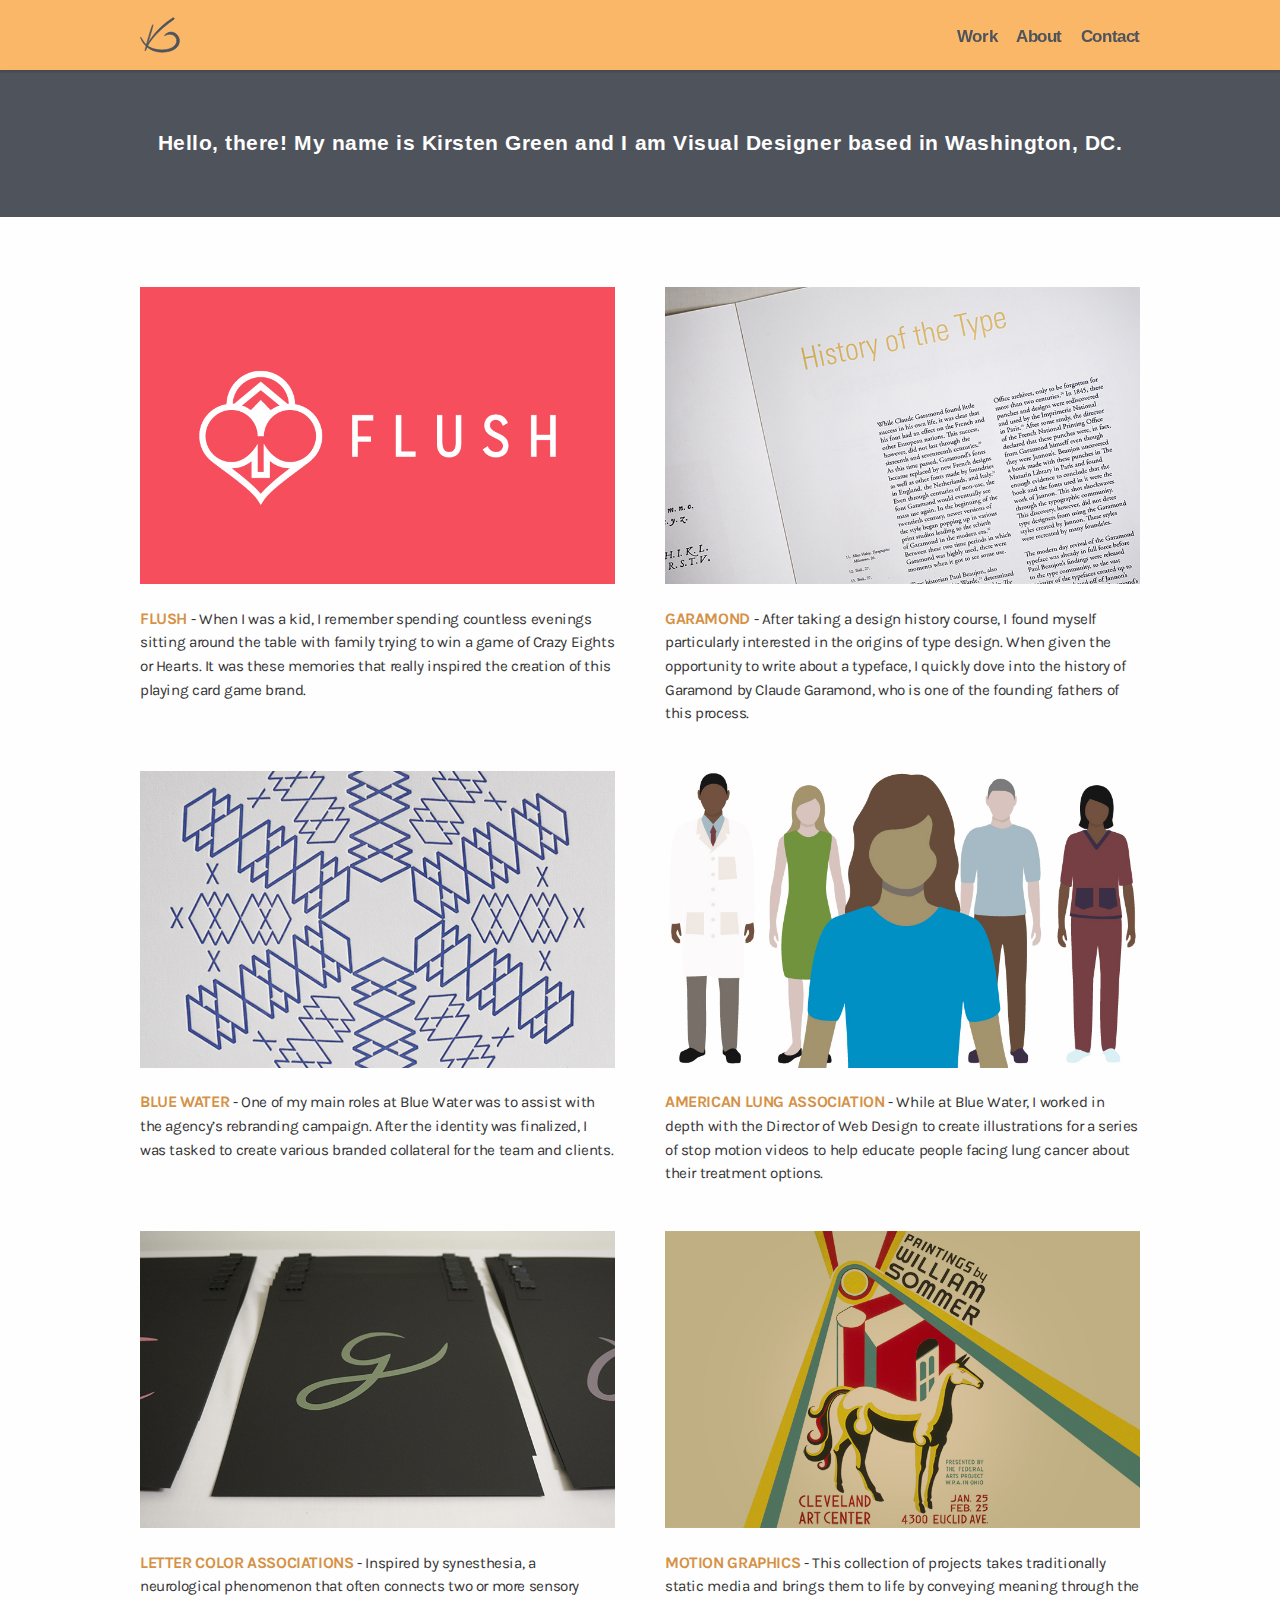
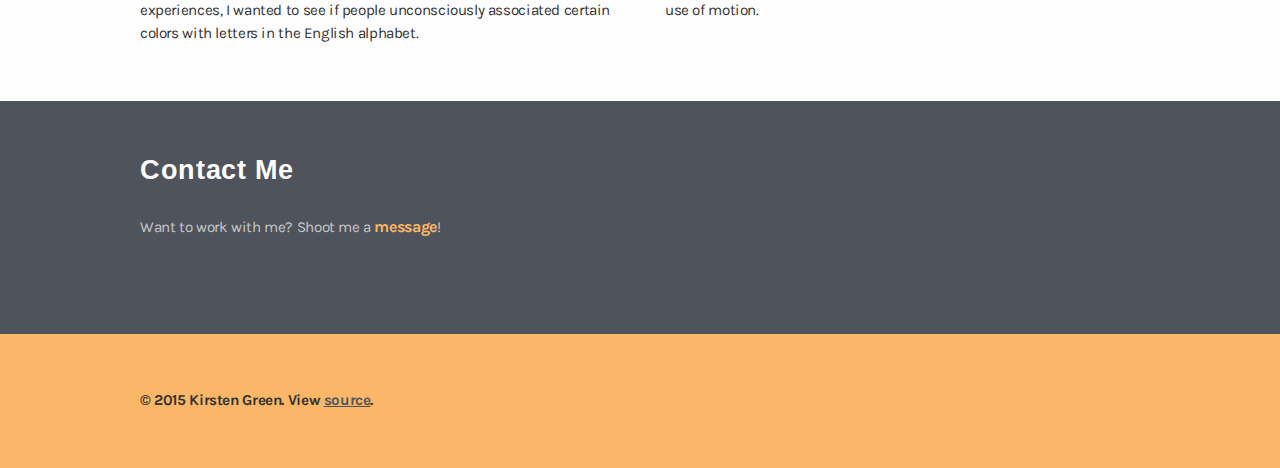
<file: index.html>
<!Doctype html>
<html lang="en-us">    
    <head>
        <meta charset="UTF-8">
        <title>Kirsten Green Design</title>
        <meta name="author" content="Kirsten Green">
        <meta name="description" content="Hello! My name is Kirsten Green and I am Visual Designer based in Washington, DC.">
        <meta name="viewport" content="width=device-width, initial-scale=1, maximum-scale=1">
        <link rel="icon" type="image/png" href="img/favicon.png">
        <link rel="stylesheet" href="css/normalize.min.css">
        <link rel="stylesheet" href="css/main.css">
        <link rel="stylesheet" href="http://code.ionicframework.com/ionicons/2.0.1/css/ionicons.min.css">
        <script>
            (function(i,s,o,g,r,a,m){i['GoogleAnalyticsObject']=r;i[r]=i[r]||function(){
                (i[r].q=i[r].q||[]).push(arguments)},i[r].l=1*new Date();a=s.createElement(o),
                m=s.getElementsByTagName(o)[0];a.async=1;a.src=g;m.parentNode.insertBefore(a,m)
            })(window,document,'script','//www.google-analytics.com/analytics.js','ga');
            
            ga('create', 'UA-61855509-1', 'auto');
            ga('send', 'pageview');
        </script>
    </head>
    <body>
        <header>
            <div class="header-container group">
                <div class="logo">
                    <a data-scroll-nav="0"><img src="/img/kg-logo.svg" alt="Logo"></a>
                </div>
                <div class="nav">
                    <ul>
                        <li><a data-scroll-nav="1">Work</a></li>
                        <li><a href="/about.html">About</a></li>
                        <li><a data-scroll-nav="2">Contact</a></li>
                    </ul>
                </div>
            </div>
        </header>
        <div id="content">
            <div class="blue-bg" data-scroll-index="0">
                <div class="container intro">
                    <h2>Hello, there! My name is Kirsten Green and I am Visual Designer based in Washington, DC.</h2>
                </div>
            </div>
            <div class="white-bg" data-scroll-index="1">
                <div class="container work">
                    <div class="row group">
                        <div class="col-1 top-padding">
                            <a href="/work/flush.html"><img src="/img/covers/flush-cover.jpg" class="cover" alt="Flush"></a>
                            <p class="show"><span class="title text-sized-link"><a href="/work/flush.html">Flush</a></span></p>
                            <p class="hide"><span class="title text-sized-link"><a href="/work/flush.html">Flush</a></span> - When I was a kid, I remember spending countless evenings sitting around the table with family trying to win a game of Crazy Eights or Hearts. It was these memories that really inspired the creation of this playing card game brand.</p>
                        </div>
                        <div class="col-2 top-padding">
                            <a href="/work/garamond.html"><img src="/img/covers/garamond-cover.jpg" class="cover" alt="Garamond"></a>
                            <p class="show"><span class="title text-sized-link"><a href="/work/garamond.html">Garamond</a></span></p>
                            <p class="hide"><span class="title text-sized-link"><a href="/work/garamond.html">Garamond</a></span> - After taking a design history course, I found myself particularly interested in the origins of type design. When given the opportunity to write about a typeface, I quickly dove into the history of Garamond by Claude Garamond, who is one of the founding fathers of this process.</p>
                        </div>
                    </div>
                    <div class="row group">
                        <div class="col-1 top-padding">
                            <a href="/work/blue-water.html"><img src="/img/covers/blue-water-cover.jpg" class="cover" alt="Blue Water"></a>
                            <p class="show"><span class="title text-sized-link"><a href="/work/blue-water.html">Blue Water</a></span></p>
                            <p class="hide"><span class="title text-sized-link"><a href="/work/blue-water.html">Blue Water</a></span> - One of my main roles at  Blue Water was to assist with the agency’s rebranding campaign. After the identity was finalized, I was tasked to create various branded collateral for the team and clients.</p>
                        </div>
                        <div class="col-2 top-padding">
                            <a href="/work/american-lung-association.html"><img src="/img/covers/american-lung-association-cover.jpg" class="cover" alt="American Lung Association"></a>
                            <p class="show"><span class="title text-sized-link"><a href="/work/american-lung-association.html">American Lung Association</a></span></p>
                            <p class="hide"><span class="title text-sized-link"><a href="/work/american-lung-association.html">American Lung Association</a></span> - While at Blue Water, I worked in depth with the Director of Web Design to create illustrations for a series of stop motion videos to help educate people facing lung cancer about their treatment options.</p>
                        </div>
                    </div>
                    <div class="row group">
                        <div class="col-1 top-padding">
                            <a href="/work/letter-color-associations.html"><img src="/img/covers/letter-color-associations-cover.jpg" class="cover" alt="Letter Color Associations"></a>
                            <p class="show"><span class="title text-sized-link"><a href="/work/letter-color-associations.html">Letter Color Associations</a></span></p>
                            <p class="hide"><span class="title text-sized-link"><a href="/work/letter-color-associations.html">Letter Color Associations</a></span> - Inspired by synesthesia, a neurological phenomenon that often connects two or more sensory experiences, I wanted to see  if people unconsciously associated certain colors with letters in the English alphabet.</p>
                        </div>
                        <div class="col-2 top-padding">
                            <a href="/work/motion-graphics.html"><img src="/img/covers/motion-cover.jpg" class="cover" alt="Motion Graphics"></a>
                            <p class="show"><span class="title text-sized-link"><a href="/work/motion-graphics.html">Motion Graphics</a></span></p>
                            <p class="hide"><span class="title text-sized-link"><a href="/work/motion-graphics.html">Motion Graphics</a></span> - This collection of projects takes traditionally static media and brings them to life by conveying meaning through the use of motion.</p>
                        </div>
                    </div>
                </div>
            </div>
            <div class="blue-bg" data-scroll-index="2">
                <div class="container contact group">
                    <h1>Contact Me</h1>
                    <div class="col-1">
                        <p>Want to work with me? Shoot me a <span class="text-sized-link"><a href="mailto:hello@kirstengreen.com?Subject=Hello!">message</a></span>! </p>
                        <ul>
                            <li><a href="https://dribbble.com/kirstengreen_" target="_blank"><i class="ion-social-dribbble-outline ion-lg"></i></a></li>
                            <li><a href="http://www.linkedin.com/in/greenkirsten" target="_blank"><i class="ion-social-linkedin ion-lg"></i></a></li>
<!--                            <li><a href="http://kirstengreendesign.tumblr.com" target="_blank"><i class="ion-social-tumblr ion-lg"></i></a></li>-->
                            <li><a href="https://twitter.com/kirstengreen_" target="_blank"><i class="ion-social-twitter ion-lg"></i></a></li>
                            <li><a href="http://instagram.com/kirstengreen_/" target="_blank"><i class="ion-social-instagram-outline ion-lg"></i></a></li>
                        </ul>
                    </div>
                </div>
            </div>    
        </div>
        <footer>
            <div class="gold-bg">
                <div class="container footer group">
                    <p><span class="bold">&#169; 2015 Kirsten Green. View <a href="https://github.com/kirstengreen/portfolio-2015" target="_blank">source</a>.</span></p>
                </div>
            </div>    
        </footer>
    </body>
<!--scripts-->
    <script src="/js/jquery-1.10.2.min.js" type="text/javascript"></script>
    <script src="/js/scrollIt.min.js" type="text/javascript"></script>
    <script>    
        $(function(){
            $.scrollIt();
        });
    </script>
</html>
</file>
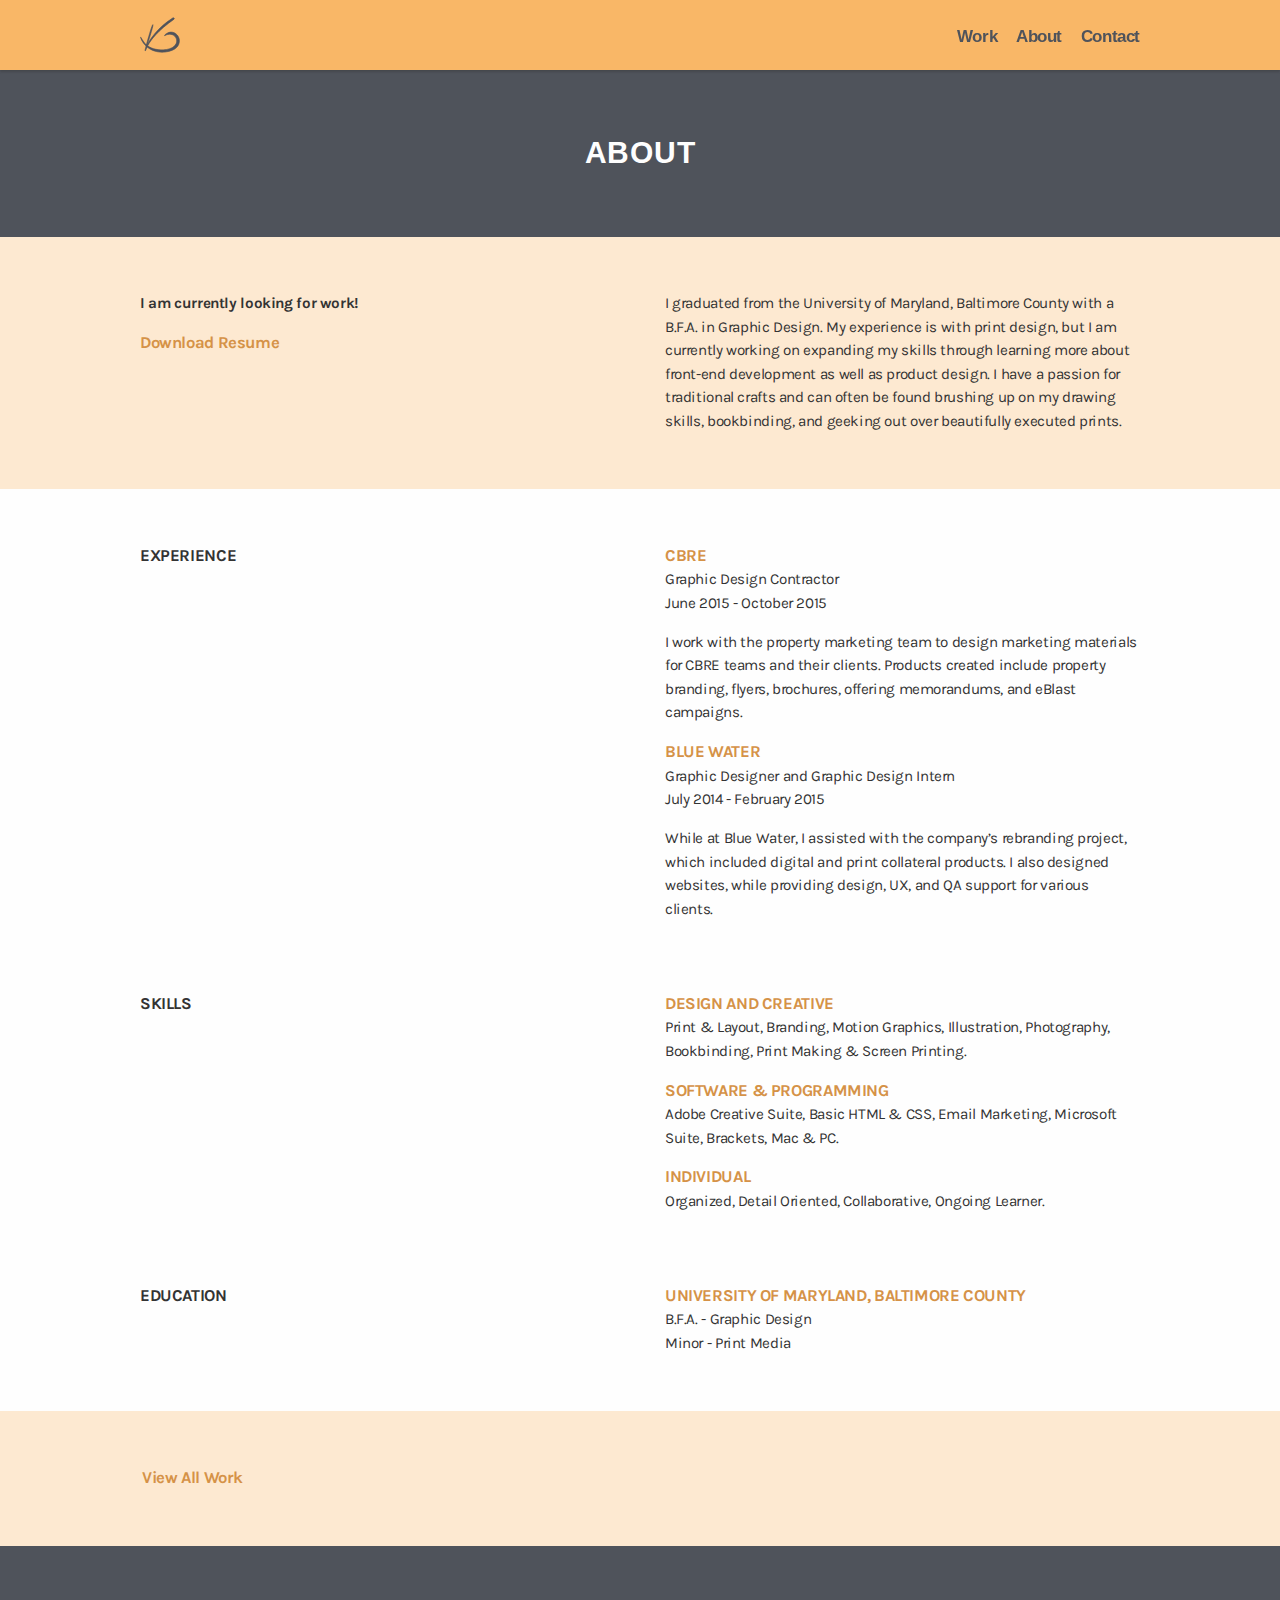
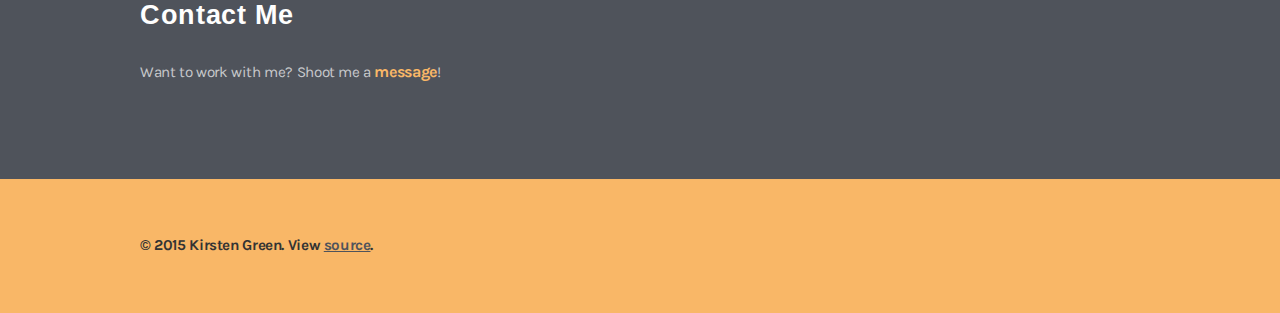
<file: about.html>
<!Doctype html>
<html lang="en-us">    
    <head>
        <meta charset="UTF-8">
        <title>Kirsten Green Design</title>
        <meta name="author" content="Kirsten Green">
        <meta name="description" content="Hello! My name is Kirsten Green and I am Visual Designer based in Washington, DC.">
        <meta name="viewport" content="width=device-width, initial-scale=1, maximum-scale=1">
        <link rel="icon" type="image/png" href="../img/favicon.png">
        <link rel="stylesheet" href="../css/normalize.min.css">
        <link rel="stylesheet" href="../css/main.css">
        <link rel="stylesheet" href="http://code.ionicframework.com/ionicons/2.0.1/css/ionicons.min.css">
        <script>
            (function(i,s,o,g,r,a,m){i['GoogleAnalyticsObject']=r;i[r]=i[r]||function(){
                (i[r].q=i[r].q||[]).push(arguments)},i[r].l=1*new Date();a=s.createElement(o),
                m=s.getElementsByTagName(o)[0];a.async=1;a.src=g;m.parentNode.insertBefore(a,m)
            })(window,document,'script','//www.google-analytics.com/analytics.js','ga');
            
            ga('create', 'UA-61855509-1', 'auto');
            ga('send', 'pageview');
        </script>
    </head>
    <body>
        <header>
            <div class="header-container group">
                <div class="logo">
                    <a href="../index.html"><img src="../img/kg-logo.svg" alt="Logo"></a>
                </div>
                <div class="nav">
                    <ul>
                        <li><a href="../index.html">Work</a></li>
                        <li><a href="../about.html">About</a></li>
                        <li><a data-scroll-nav="2">Contact</a></li>
                    </ul>
                </div>
            </div>
        </header>
        <div id="content">
            <div class="blue-bg">
                <div class="container work-title">
                    <h2>About</h2>
                </div>
            </div>
            <div class="lightgold-bg">
                <div class="container about group">
                    <div class="col-1">
                         <p><span class="bold">I am currently looking for work!</span></p>
                        <ul>
                            <li><a href="https://www.dropbox.com/s/veus0rqm78vjpjz/kirstengreen-resume.pdf?dl=0" target="_blank">Download Resume</a></li>
                        </ul>
                    </div>
                    <div class="col-2">
                        <p>I graduated from the University of Maryland, Baltimore County with a B.F.A. in Graphic Design. My experience is with print design, but I am currently working on expanding my skills through learning more about front-end development as well as product design. I have a passion for traditional crafts and can often be found brushing up on my drawing skills, bookbinding, and geeking out over beautifully executed prints.</p>
                    </div>
                
                </div>
            </div>
            <div class="white-bg">
                <div class="container work">
                    <div class="padded-row group">
                        <div class="col-1">
                            <p><span class="bold-caps">Experience</span></p>
                        </div>
                        <div class="col-2">
                            <p><span class="title">CBRE</span> <br /> Graphic Design Contractor <br />June 2015 - October 2015</p>
                            <p>I work with the property marketing team to design marketing materials for CBRE teams and their clients. Products created include property branding, flyers, brochures, offering memorandums, and eBlast campaigns.</p>
                            <p><span class="title">Blue Water</span> <br /> Graphic Designer and Graphic Design Intern <br />July 2014 - February 2015</p>
                            <p>While at Blue Water, I assisted with the company’s rebranding project, which included digital and print collateral products. I also designed websites, while providing design, UX, and QA support for various clients.</p>
                        </div>
                    </div>
                    <div class="padded-row group">
                        <div class="col-1">
                            <p><span class="bold-caps">Skills</span></p>
                        </div>
                        <div class="col-2">
                            <p><span class="title">Design and Creative</span> <br />Print &amp; Layout, Branding, Motion Graphics, Illustration, Photography, Bookbinding, Print Making &amp; Screen Printing.</p>
                            <p><span class="title">Software &amp; Programming</span> <br />Adobe Creative Suite, Basic HTML &amp; CSS, Email Marketing, Microsoft Suite, Brackets, Mac &amp; PC.</p>
                            <p><span class="title">Individual</span> <br />Organized, Detail Oriented, Collaborative, Ongoing Learner.</p>
                        </div>
                    </div>
                    <div class="row group">
                        <div class="col-1">
                            <p><span class="bold-caps">Education</span></p>
                        </div>
                        <div class="col-2">
                            <p><span class="title">University of Maryland, Baltimore County</span> <br /> B.F.A. - Graphic Design <br />Minor - Print Media</p>
                        </div>
                    </div>
                </div>
            </div>
            <div class="lightgold-bg">
                <div class="container secondary-nav group">
                    <div class="snav-col-1-show">
                        <p><a href="../index.html"><i class="ion-android-arrow-dropleft ion-arrow-left"></i> View All Work</a></p>
                    </div>
                </div>
            </div>    
            <div class="blue-bg" data-scroll-index="2">
                <div class="container contact group">
                    <h1>Contact Me</h1>
                    <div class="col-1">
                       <p>Want to work with me? Shoot me a <span class="text-sized-link"><a href="mailto:hello@kirstengreen.com?Subject=Hello!">message</a></span>! </p>
                       <ul>
                            <li><a href="https://dribbble.com/kirstengreen_" target="_blank"><i class="ion-social-dribbble-outline ion-lg"></i></a></li>
                            <li><a href="http://www.linkedin.com/in/greenkirsten" target="_blank"><i class="ion-social-linkedin ion-lg"></i></a></li>
<!--                            <li><a href="http://kirstengreendesign.tumblr.com" target="_blank"><i class="ion-social-tumblr ion-lg"></i></a></li>-->
                            <li><a href="https://twitter.com/kirstengreen_" target="_blank"><i class="ion-social-twitter ion-lg"></i></a></li>
                            <li><a href="http://instagram.com/kirstengreen_/" target="_blank"><i class="ion-social-instagram-outline ion-lg"></i></a></li>
                        </ul>
                    </div>
                </div>
            </div>    
        </div>
        <footer>
            <div class="gold-bg">
                <div class="container footer group">
                    <p><span class="bold">&#169; 2015 Kirsten Green. View <a href="https://github.com/kirstengreen/portfolio-2015" target="_blank">source</a>.</span></p>
                </div>
            </div>    
        </footer>
    </body>
<!--scripts-->
    <script src="../js/jquery-1.10.2.min.js" type="text/javascript"></script>
    <script src="../js/scrollIt.min.js" type="text/javascript"></script>
    <script>    
        $(function(){
        $.scrollIt();
        });
    </script>
</html>
</file>
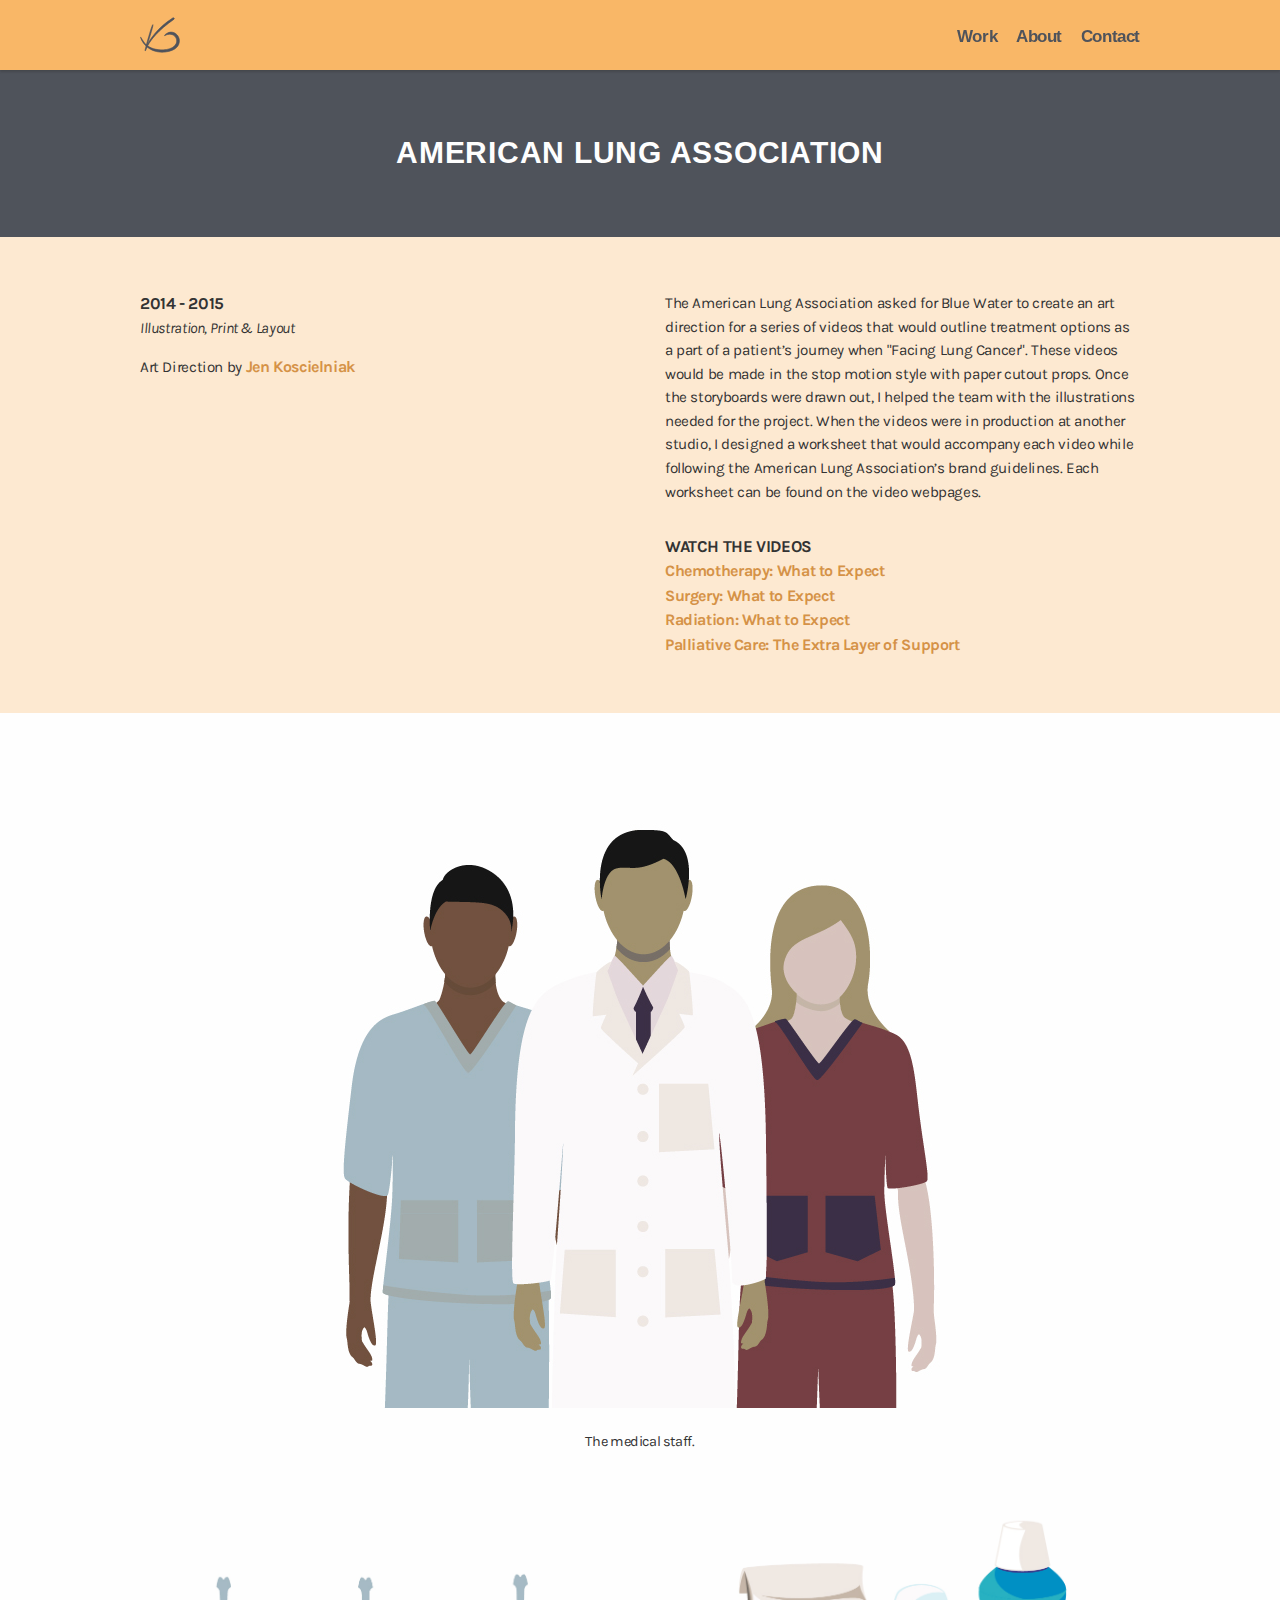
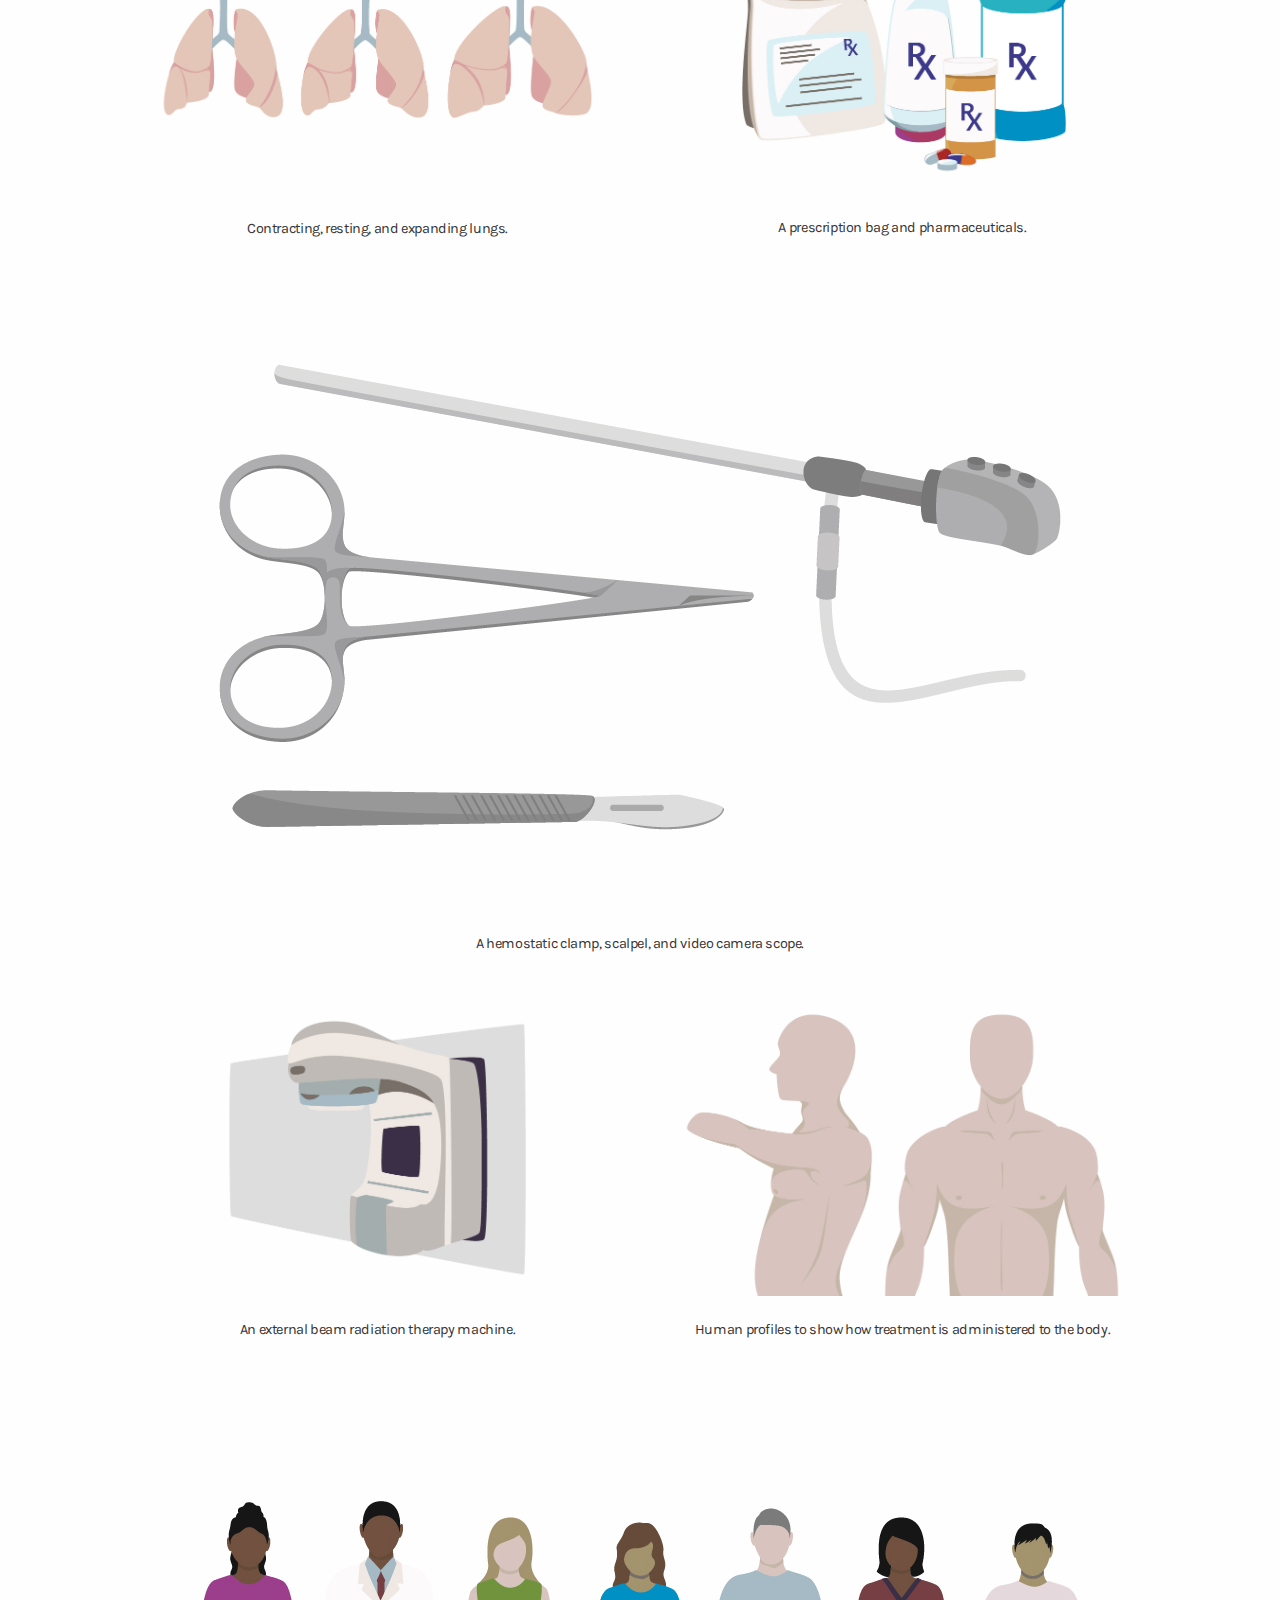
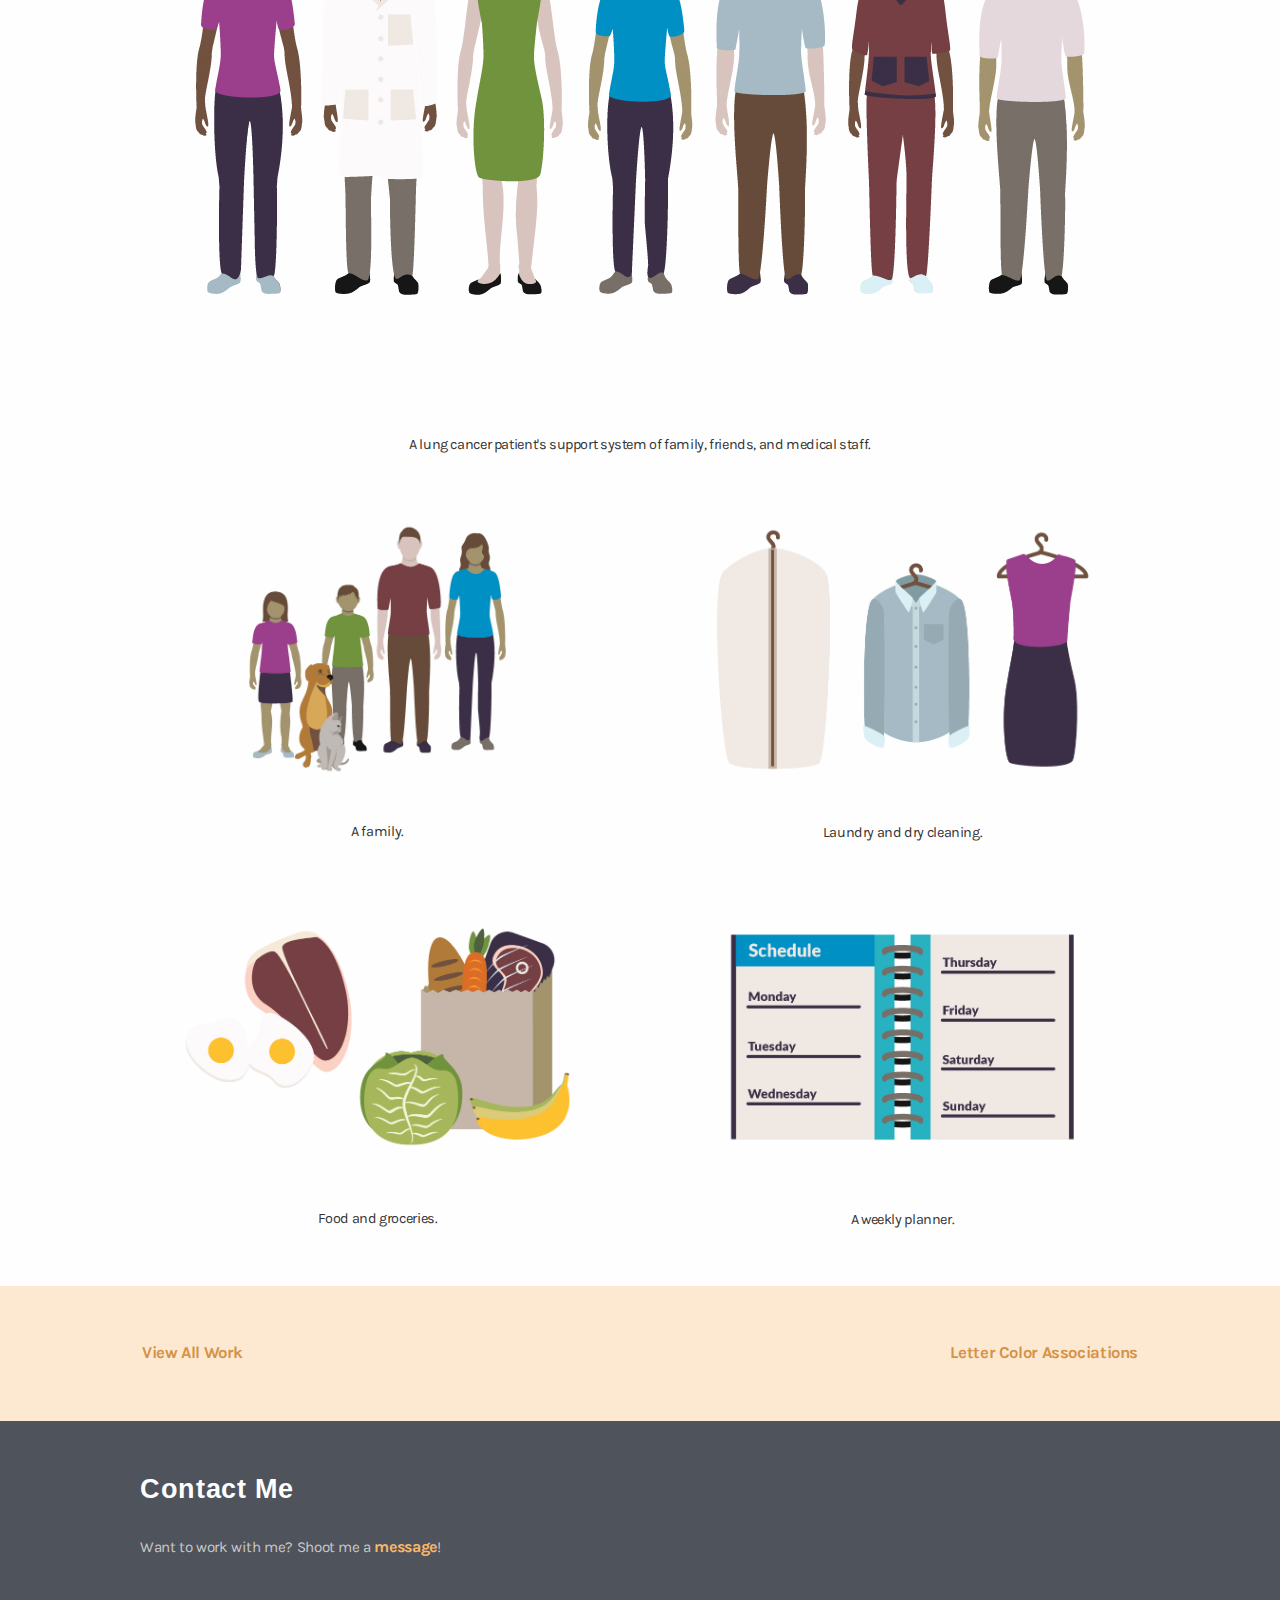
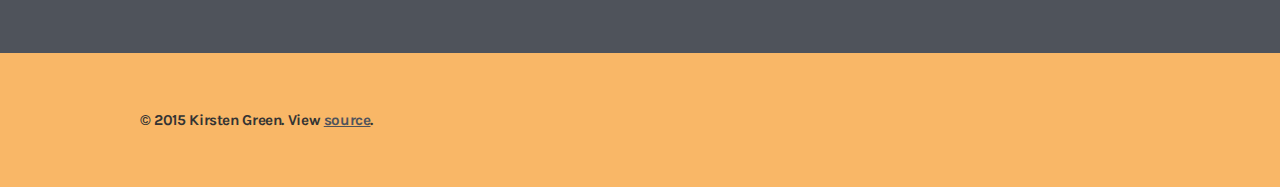
<file: work/american-lung-association.html>
<!Doctype html>
<html lang="en-us">    
    <head>
        <meta charset="UTF-8">
        <title>Kirsten Green Design</title>
        <meta name="author" content="Kirsten Green">
        <meta name="description" content="Hello! My name is Kirsten Green and I am Visual Designer based in Washington, DC.">
        <meta name="viewport" content="width=device-width, initial-scale=1, maximum-scale=1">
        <link rel="icon" type="image/png" href="../img/favicon.png">
        <link rel="stylesheet" href="../css/normalize.min.css">
        <link rel="stylesheet" href="../css/main.css">
        <link rel="stylesheet" href="http://code.ionicframework.com/ionicons/2.0.1/css/ionicons.min.css">
        <script>
            (function(i,s,o,g,r,a,m){i['GoogleAnalyticsObject']=r;i[r]=i[r]||function(){
                (i[r].q=i[r].q||[]).push(arguments)},i[r].l=1*new Date();a=s.createElement(o),
                m=s.getElementsByTagName(o)[0];a.async=1;a.src=g;m.parentNode.insertBefore(a,m)
            })(window,document,'script','//www.google-analytics.com/analytics.js','ga');
            
            ga('create', 'UA-61855509-1', 'auto');
            ga('send', 'pageview');
        </script>
    </head>
    <body>
        <header>
            <div class="header-container group">
                <div class="logo">
                    <a href="../index.html"><img src="../img/kg-logo.svg" alt="Logo"></a>
                </div>
                <div class="nav">
                    <ul>
                        <li><a href="../index.html">Work</a></li>
                        <li><a href="../about.html">About</a></li>
                        <li><a data-scroll-nav="2">Contact</a></li>
                    </ul>
                </div>
            </div>
        </header>
        <div id="content">
            <div class="blue-bg">
                <div class="container work-title">
                    <h2>American Lung Association</h2>
                </div>
            </div>
            <div class="lightgold-bg">
                <div class="container work-info">
                    <div class="row group">
                        <div class="col-1">
                            <p><span class="bold-caps">2014 - 2015</span> <br /><span class="italic">Illustration, Print &amp; Layout</span></p>
                            <p>Art Direction by <span class="text-sized-link"><a href="https://www.linkedin.com/in/jenkoscielniak" target="_blank">Jen Koscielniak</a></span></p>
                        </div>
                        <div class="col-2">
                            <p>The American Lung Association asked for Blue Water to create an art direction for a series of videos that would outline treatment options as a part of a patient’s journey when "Facing Lung Cancer". These videos would be made in the stop motion style with paper cutout props. Once the storyboards were drawn out, I helped the team with the illustrations needed for the project. When the videos were in production at another studio, I designed a worksheet that would accompany each video while following the American Lung Association’s brand guidelines. Each worksheet can be found on the video webpages.</p>
                        </div>
                    </div>
                    <div class="row group">
                        <div class="col-2">
                            <p><span class="bold-caps">Watch the videos</span> <br /><span class="text-sized-link video-link"><a href="http://www.mylungcancersupport.org/interactive-library/when-facing-lung-cancer-chemotherapy-what-to-expect.html" target="_blank">Chemotherapy: What to Expect</a></span> <br /><span class="text-sized-link video-link"><a href="http://www.mylungcancersupport.org/interactive-library/surgery-what-to-expect-1.html" target="_blank">Surgery: What to Expect</a></span> <br /><span class="text-sized-link video-link"><a href="http://www.mylungcancersupport.org/interactive-library/radiation-what-to-expect.html" target="_blank">Radiation: What to Expect</a></span> <br /><span class="text-sized-link video-link"><a href="http://www.mylungcancersupport.org/interactive-library/palliative-care-the-extra-layer-of-support.html" target="_blank">Palliative Care: The Extra Layer of Support</a></span></p>
                        </div>
                    </div>
                </div>
            </div>
            <div class="white-bg">
                <div class="container work">
                    <div class="row">
                        <img src="../img/american-lung-association/medical-staff.jpg" class="img-gallery" alt="Medical staff">
                        <p class="caption">The medical staff.</p>
                    </div>
                     <div class="row group">
                        <div class="col-1">
                            <img src="../img/american-lung-association/lungs.jpg" class="img-gallery" alt="Lungs">
                            <p class="caption">Contracting, resting, and expanding lungs.</p> 
                        </div>
                        <div class="col-2">
                            <img src="../img/american-lung-association/pharmaceuticals.jpg" class="img-gallery" alt="Pharmaceuticals">
                            <p class="caption">A prescription bag and pharmaceuticals.</p>
                        </div>
                    </div>
                    <div class="row">
                        <img src="../img/american-lung-association/surgical-equipment.jpg" class="img-gallery" alt="Surgical equipment">
                        <p class="caption">A hemostatic clamp, scalpel, and video camera scope.</p>
                    </div>
                    <div class="row group">
                        <div class="col-1">
                            <img src="../img/american-lung-association/external-beam-radiation-machine.jpg" class="img-gallery" alt="External beam radiation therapy machine">
                            <p class="caption">An external beam radiation therapy machine.</p> 
                        </div>
                        <div class="col-2">
                            <img src="../img/american-lung-association/profiles.jpg" class="img-gallery" alt="Human body profiles">
                            <p class="caption">Human profiles to show how treatment is administered to the body.</p>
                        </div>
                    </div>
                     <div class="row">
                        <img src="../img/american-lung-association/support-system.jpg" class="img-gallery" alt="Patient's family, friends, and medical staff">
                        <p class="caption">A lung cancer patient's support system of family, friends, and medical staff.</p>
                    </div>
                    <div class="row group">
                        <div class="col-1">
                            <img src="../img/american-lung-association/family.jpg" class="img-gallery" alt="Family">
                            <p class="caption">A family.</p> 
                        </div>
                        <div class="col-2">
                            <img src="../img/american-lung-association/laundry.jpg" class="img-gallery" alt="Laundry">
                            <p class="caption">Laundry and dry cleaning.</p>
                        </div>
                    </div>
                    <div class="row group">
                        <div class="col-1">
                            <img src="../img/american-lung-association/food.jpg" class="img-gallery" alt="Food">
                            <p class="caption">Food and groceries.</p> 
                        </div>
                        <div class="col-2">
                            <img src="../img/american-lung-association/planner.jpg" class="img-gallery" alt="Weekly planner">
                            <p class="caption">A weekly planner.</p>
                        </div>
                    </div>
                </div>
            </div>
            <div class="lightgold-bg">
                <div class="container secondary-nav group">
                    <div class="snav-col-1">
                        <p><a href="../index.html"><i class="ion-android-arrow-dropleft ion-arrow-left"></i> View All Work</a></p>
                    </div>
                    <div class="snav-col-2">
                        <p><a href="../work/letter-color-associations.html">Letter Color Associations <i class="ion-android-arrow-dropright ion-arrow-right"></i></a></p>
                    </div>
                </div>
            </div>    
            <div class="blue-bg" data-scroll-index="2">
                <div class="container contact group">
                    <h1>Contact Me</h1>
                    <div class="col-1">
                        <p>Want to work with me? Shoot me a <span class="text-sized-link"><a href="mailto:hello@kirstengreen.com?Subject=Hello!">message</a></span>! </p>
                        <ul>
                            <li><a href="https://dribbble.com/kirstengreen_" target="_blank"><i class="ion-social-dribbble-outline ion-lg"></i></a></li>
                            <li><a href="http://www.linkedin.com/in/greenkirsten" target="_blank"><i class="ion-social-linkedin ion-lg"></i></a></li>
<!--                            <li><a href="http://kirstengreendesign.tumblr.com" target="_blank"><i class="ion-social-tumblr ion-lg"></i></a></li>-->
                            <li><a href="https://twitter.com/kirstengreen_" target="_blank"><i class="ion-social-twitter ion-lg"></i></a></li>
                            <li><a href="http://instagram.com/kirstengreen_/" target="_blank"><i class="ion-social-instagram-outline ion-lg"></i></a></li>
                        </ul>
                    </div>
                </div>
            </div>    
        </div>
        <footer>
            <div class="gold-bg">
                <div class="container footer group">
                    <p><span class="bold">&#169; 2015 Kirsten Green. View <a href="https://github.com/kirstengreen/portfolio-2015" target="_blank">source</a>.</span></p>
                </div>
            </div>    
        </footer>
    </body>
<!--scripts-->
    <script src="/js/jquery-1.10.2.min.js" type="text/javascript"></script>
    <script src="/js/scrollIt.min.js" type="text/javascript"></script>
    <script>    
        $(function(){
        $.scrollIt();
        });
    </script>
</html>
</file>
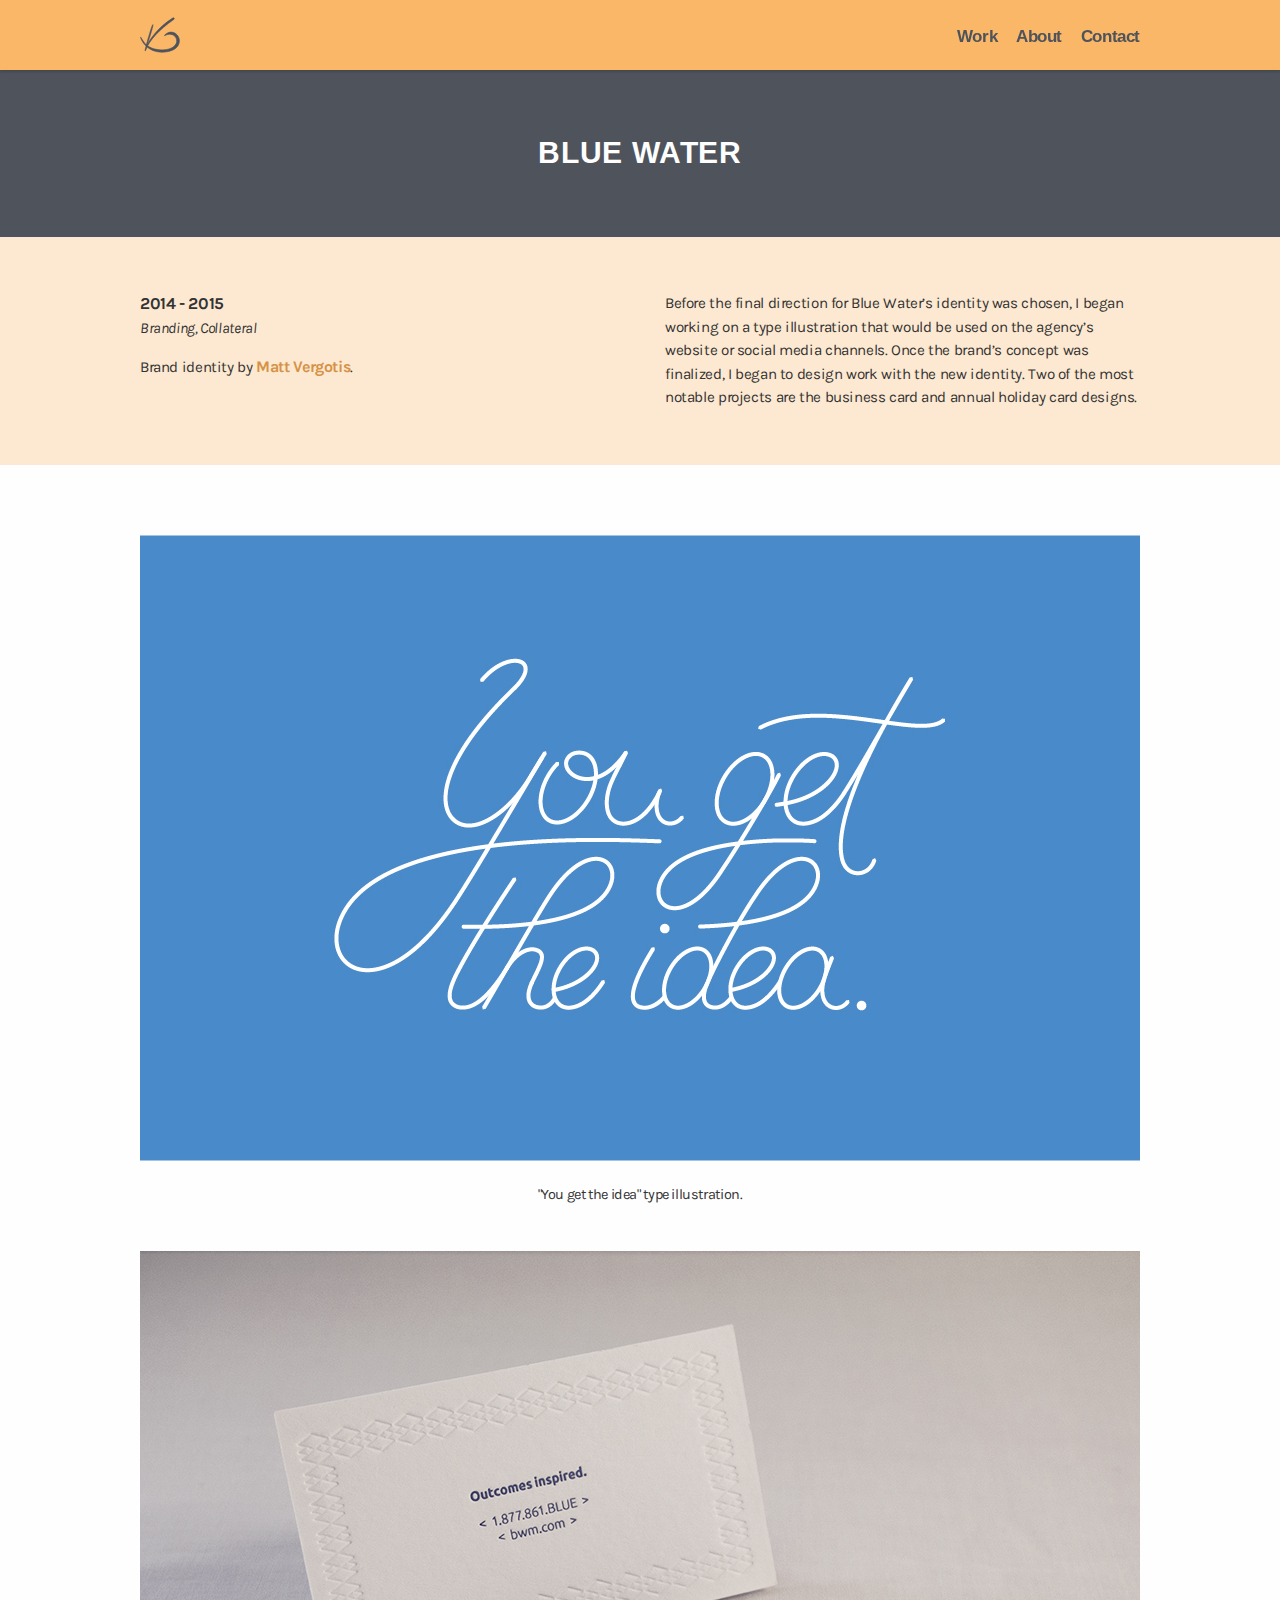
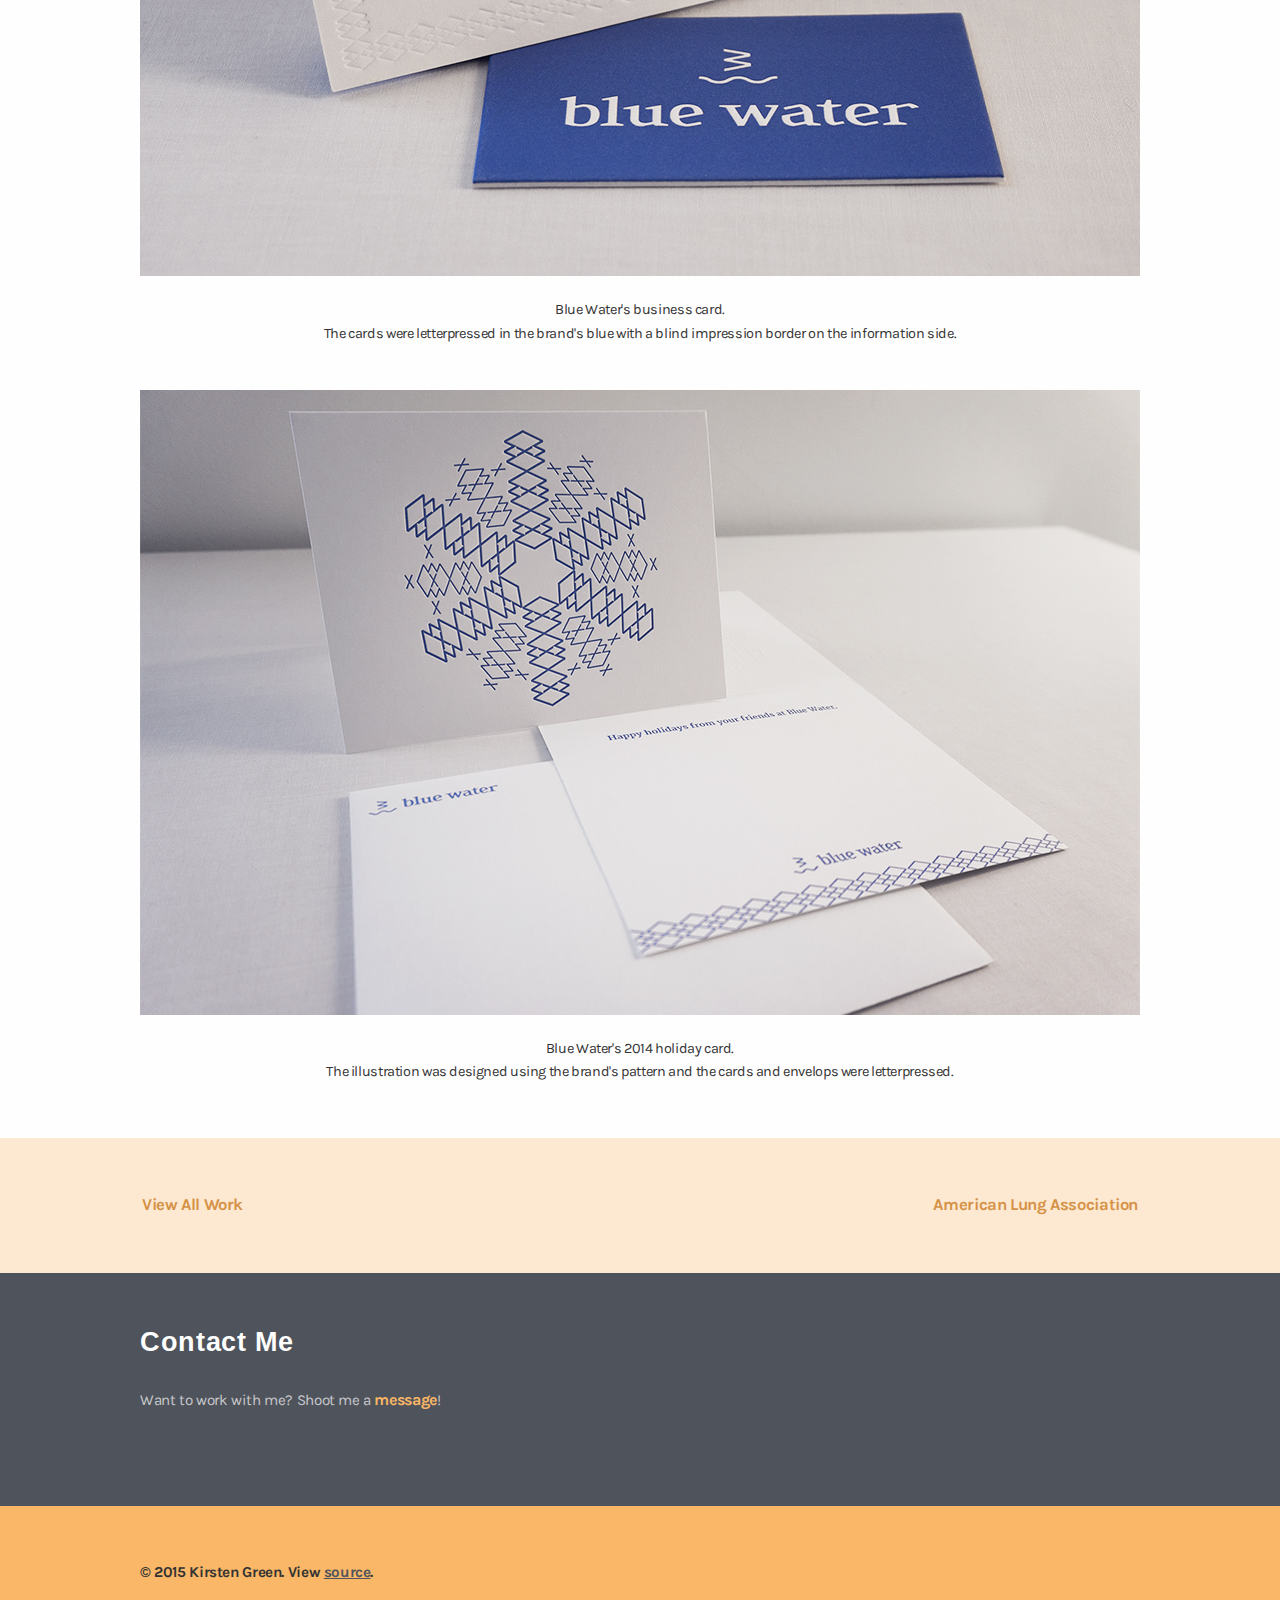
<file: work/blue-water.html>
<!Doctype html>
<html lang="en-us">    
    <head>
        <meta charset="UTF-8">
        <title>Kirsten Green Design</title>
        <meta name="author" content="Kirsten Green">
        <meta name="description" content="Hello! My name is Kirsten Green and I am Visual Designer based in Washington, DC.">
        <meta name="viewport" content="width=device-width, initial-scale=1, maximum-scale=1">
        <link rel="icon" type="image/png" href="../img/favicon.png">
        <link rel="stylesheet" href="../css/normalize.min.css">
        <link rel="stylesheet" href="../css/main.css">
        <link rel="stylesheet" href="http://code.ionicframework.com/ionicons/2.0.1/css/ionicons.min.css">
        <script>
            (function(i,s,o,g,r,a,m){i['GoogleAnalyticsObject']=r;i[r]=i[r]||function(){
                (i[r].q=i[r].q||[]).push(arguments)},i[r].l=1*new Date();a=s.createElement(o),
                m=s.getElementsByTagName(o)[0];a.async=1;a.src=g;m.parentNode.insertBefore(a,m)
            })(window,document,'script','//www.google-analytics.com/analytics.js','ga');
            
            ga('create', 'UA-61855509-1', 'auto');
            ga('send', 'pageview');
        </script>
    </head>
    <body>
        <header>
            <div class="header-container group">
                <div class="logo">
                    <a href="../index.html"><img src="../img/kg-logo.svg" alt="Logo"></a>
                </div>
                <div class="nav">
                    <ul>
                        <li><a href="../index.html">Work</a></li>
                        <li><a href="../about.html">About</a></li>
                        <li><a data-scroll-nav="2">Contact</a></li>
                    </ul>
                </div>
            </div>
        </header>
        <div id="content">
            <div class="blue-bg">
                <div class="container work-title">
                    <h2>Blue Water</h2>
                </div>
            </div>
            <div class="lightgold-bg">
                <div class="container work-info">
                    <div class="row group">
                        <div class="col-1">
                            <p><span class="bold-caps">2014 - 2015</span> <br /><span class="italic">Branding, Collateral</span></p>
                            <p>Brand identity by <span class="text-sized-link"><a href="http://www.verg.com.au/" target="_blank">Matt Vergotis</a></span>.</p>
                        </div>
                        <div class="col-2">
                            <p>Before the final direction for Blue Water’s identity was chosen, I began working on a type illustration that would be used on the agency’s website or social media channels. Once the brand’s concept was finalized, I began to design work with the new identity. Two of the most notable projects are the business card and annual holiday card designs.</p>
                        </div>
                    </div>
                </div>
            </div>
            <div class="white-bg">
                <div class="container work">
                    <div class="row">
                        <img src="../img/blue-water/you-get-the-idea.jpg" class="img-gallery" alt="Tpye illustration">
                        <p class="caption">"You get the idea" type illustration.</p>
                    </div>
                    <div class="row">
                        <img src="../img/blue-water/business-cards.jpg" class="img-gallery" alt="Business card">
                        <p class="caption">Blue Water's business card. <br />The cards were letterpressed in the brand's blue with a blind impression border on the information side.</p>
                    </div>
                    <div class="row">
                        <img src="../img/blue-water/holiday-card.jpg" class="img-gallery" alt="2014 Holiday card">
                        <p class="caption">Blue Water's 2014 holiday card. <br />The illustration was designed using the brand's pattern and the cards and envelops were letterpressed.</p>
                    </div>
                </div>
            </div>
            <div class="lightgold-bg">
                <div class="container secondary-nav group">
                    <div class="snav-col-1">
                        <p><a href="../index.html"><i class="ion-android-arrow-dropleft ion-arrow-left"></i> View All Work</a></p>
                    </div>
                    <div class="snav-col-2">
                        <p><a href="../work/american-lung-association.html">American Lung Association <i class="ion-android-arrow-dropright ion-arrow-right"></i></a></p>
                    </div>
                </div>
            </div>    
            <div class="blue-bg" data-scroll-index="2">
                <div class="container contact group">
                    <h1>Contact Me</h1>
                    <div class="col-1">
                        <p>Want to work with me? Shoot me a <span class="text-sized-link"><a href="mailto:hello@kirstengreen.com?Subject=Hello!">message</a></span>! </p>
                        <ul>
                            <li><a href="https://dribbble.com/kirstengreen_" target="_blank"><i class="ion-social-dribbble-outline ion-lg"></i></a></li>
                            <li><a href="http://www.linkedin.com/in/greenkirsten" target="_blank"><i class="ion-social-linkedin ion-lg"></i></a></li>
<!--                            <li><a href="http://kirstengreendesign.tumblr.com" target="_blank"><i class="ion-social-tumblr ion-lg"></i></a></li>-->
                            <li><a href="https://twitter.com/kirstengreen_" target="_blank"><i class="ion-social-twitter ion-lg"></i></a></li>
                            <li><a href="http://instagram.com/kirstengreen_/" target="_blank"><i class="ion-social-instagram-outline ion-lg"></i></a></li>
                        </ul>
                    </div>
                </div>
            </div>    
        </div>
        <footer>
            <div class="gold-bg">
                <div class="container footer group">
                    <p><span class="bold">&#169; 2015 Kirsten Green. View <a href="https://github.com/kirstengreen/portfolio-2015" target="_blank">source</a>.</span></p>
                </div>
            </div>    
        </footer>
    </body>
<!--scripts-->
    <script src="/js/jquery-1.10.2.min.js" type="text/javascript"></script>
    <script src="/js/scrollIt.min.js" type="text/javascript"></script>
    <script>    
        $(function(){
        $.scrollIt();
        });
    </script>
</html>
</file>
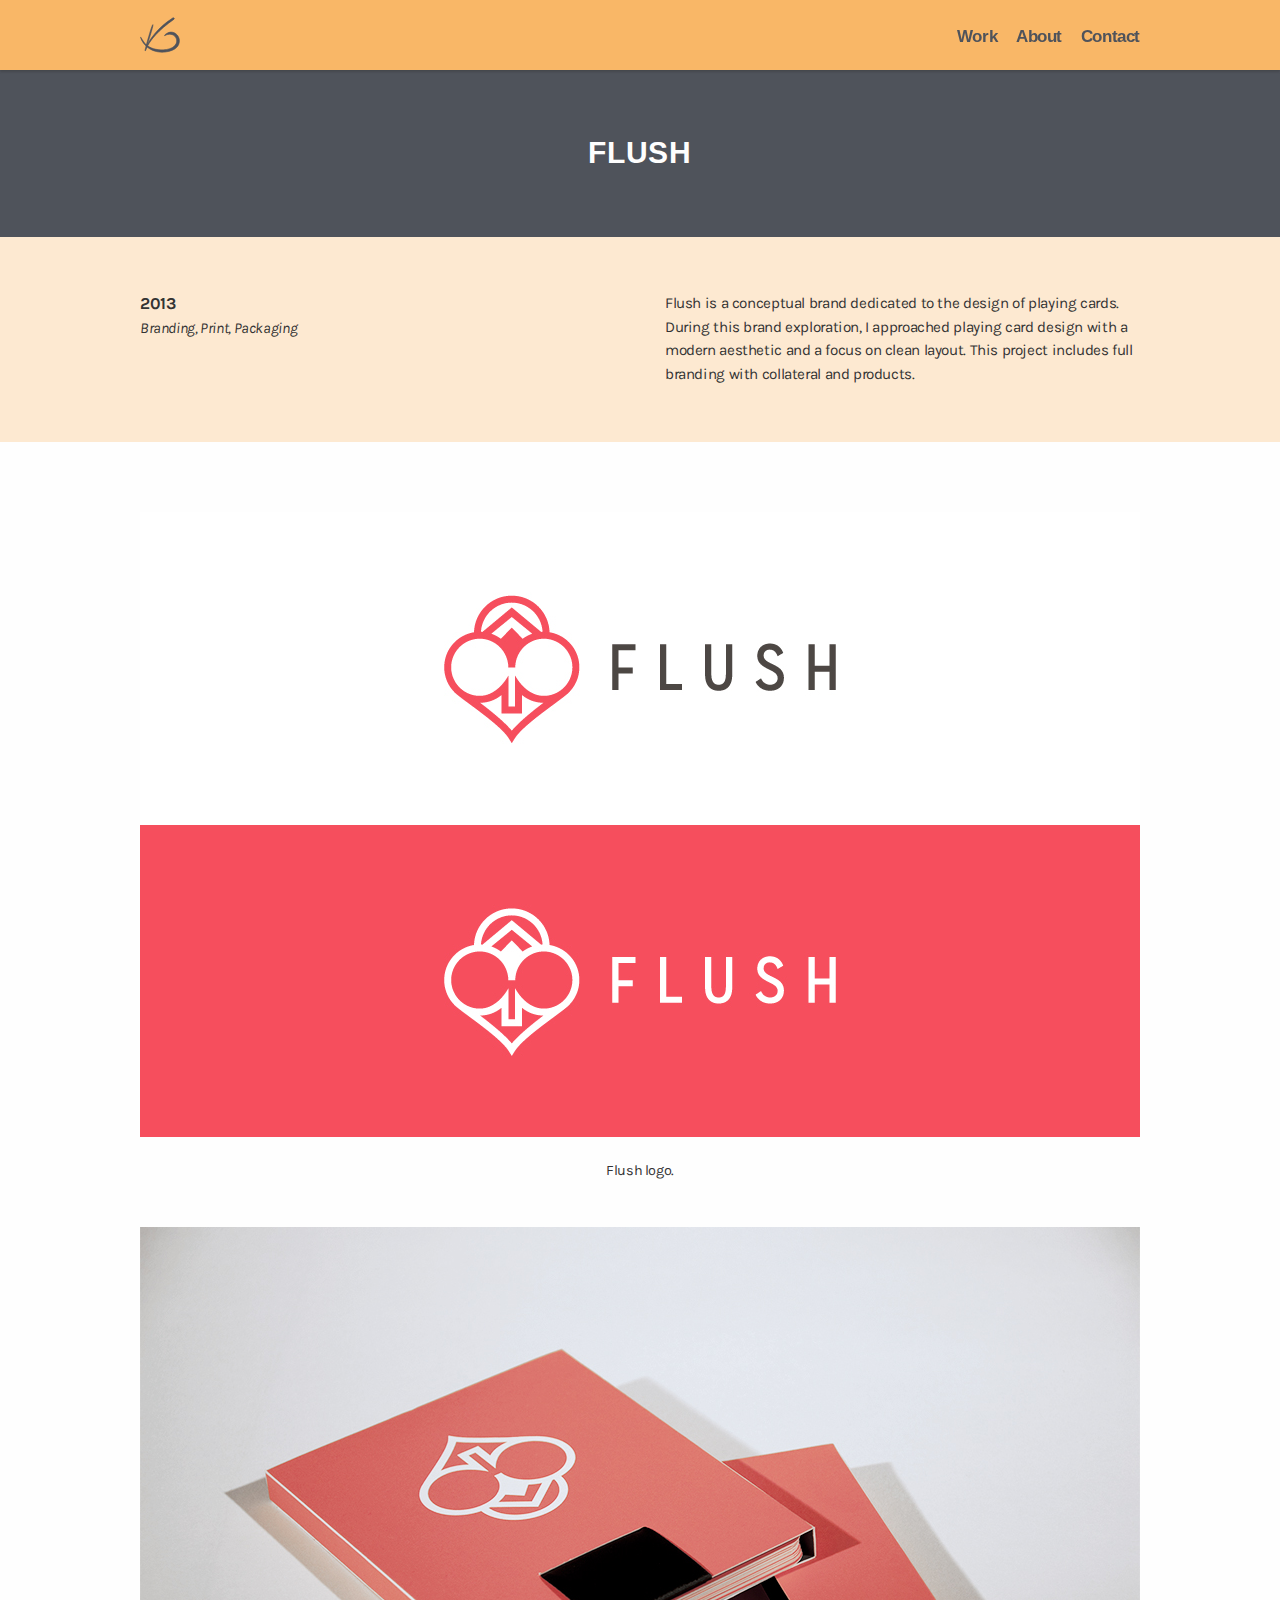
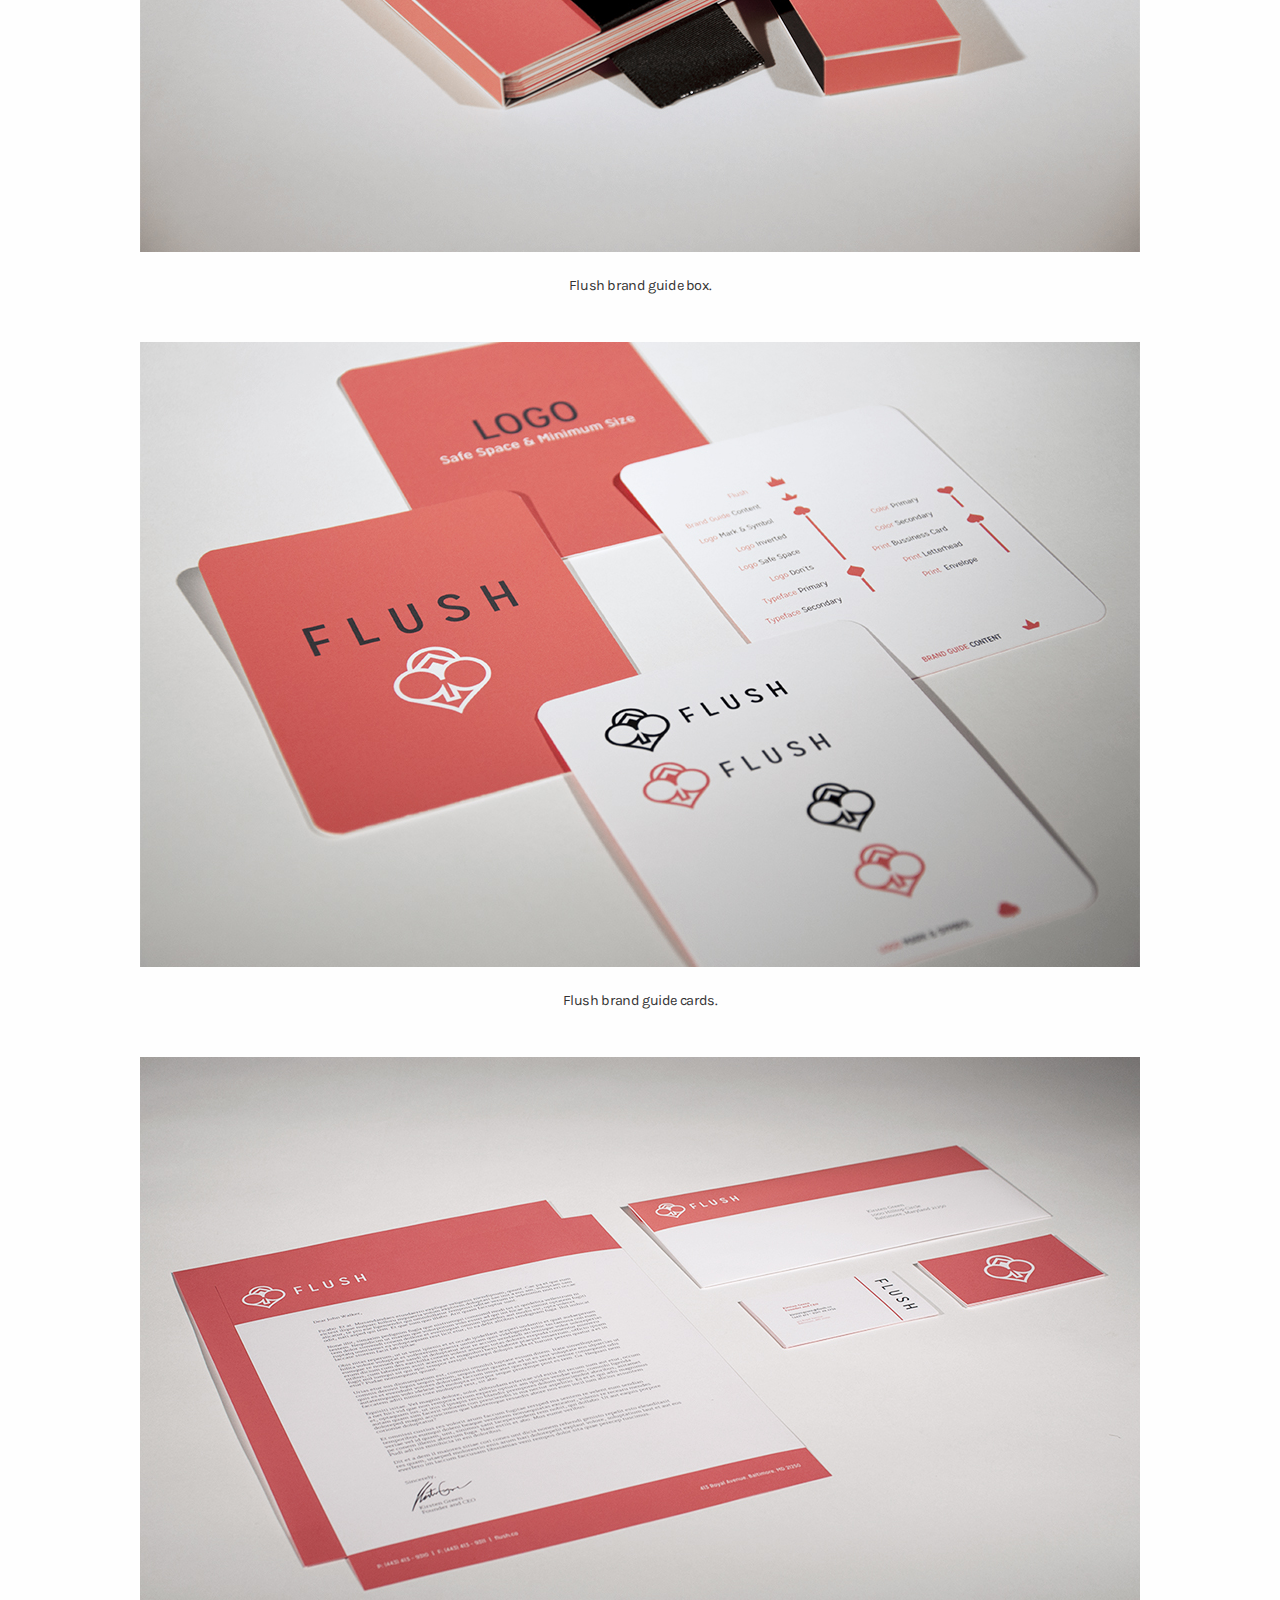
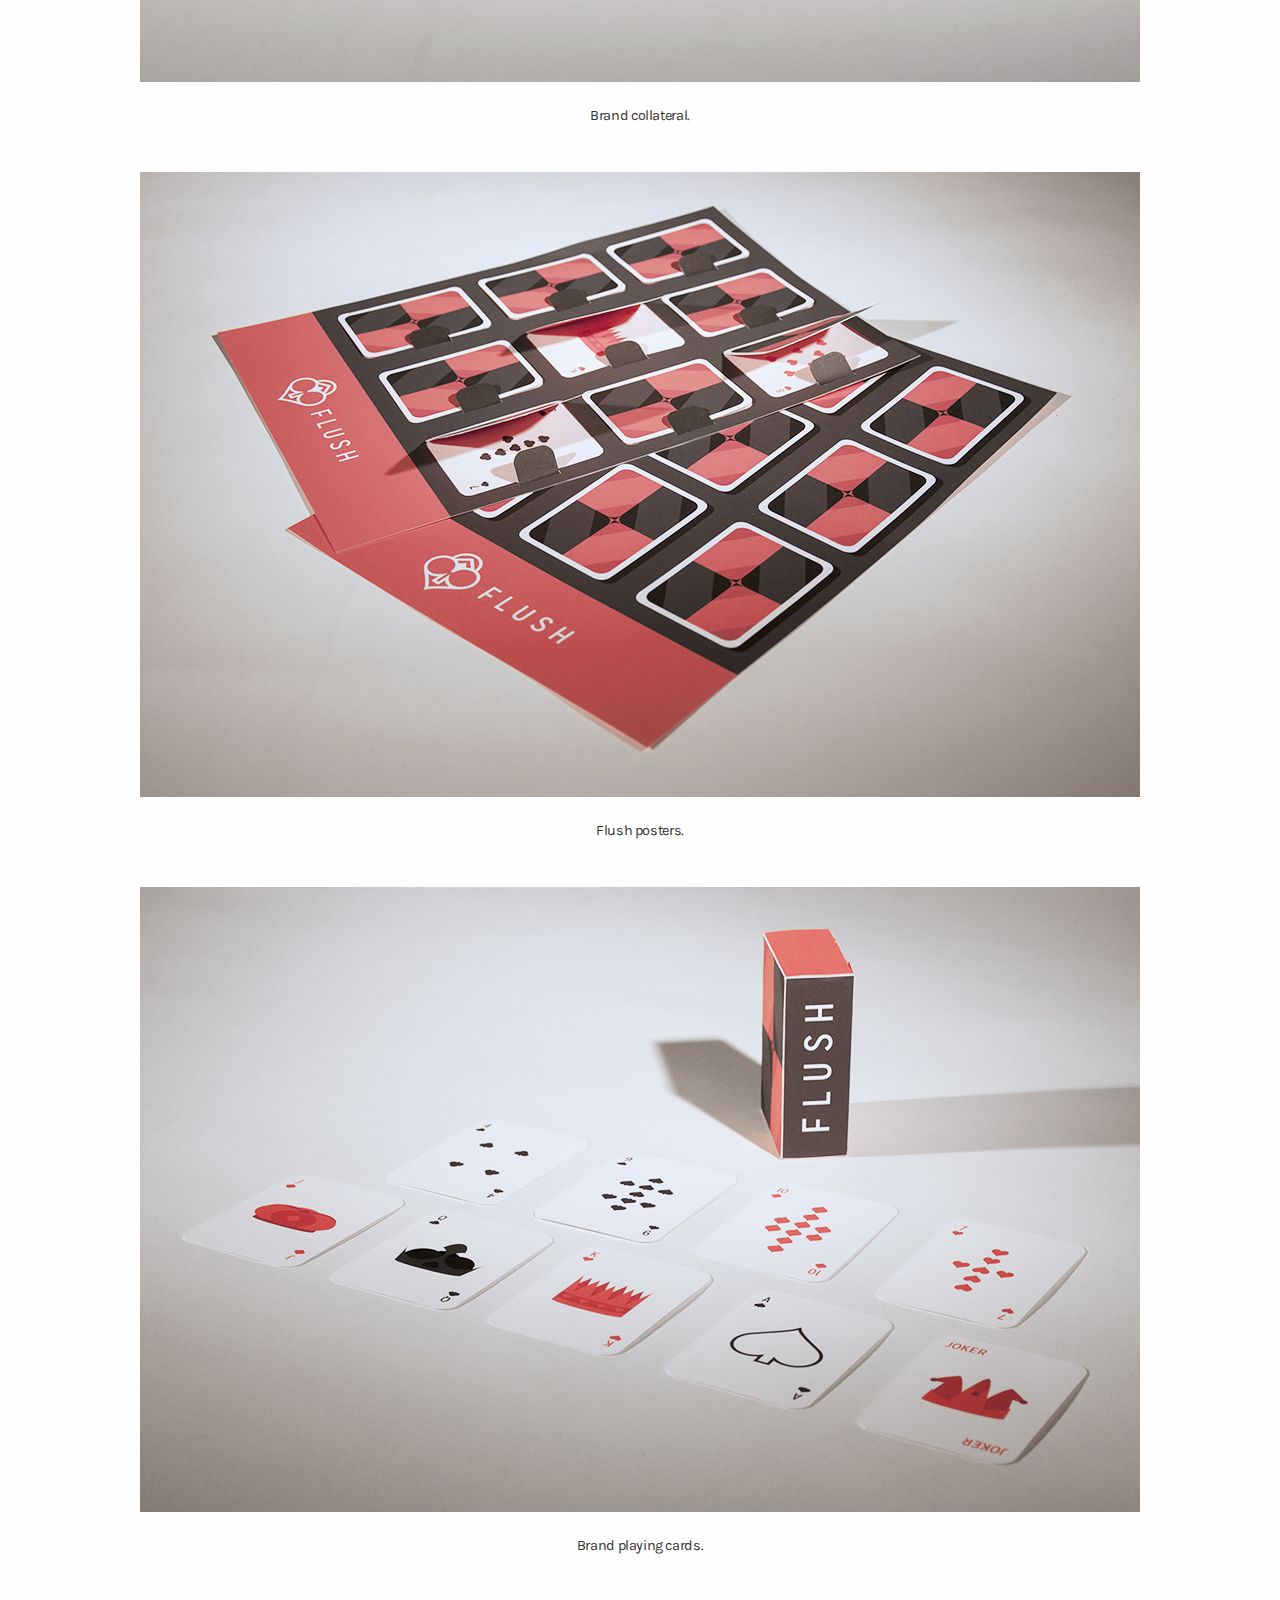
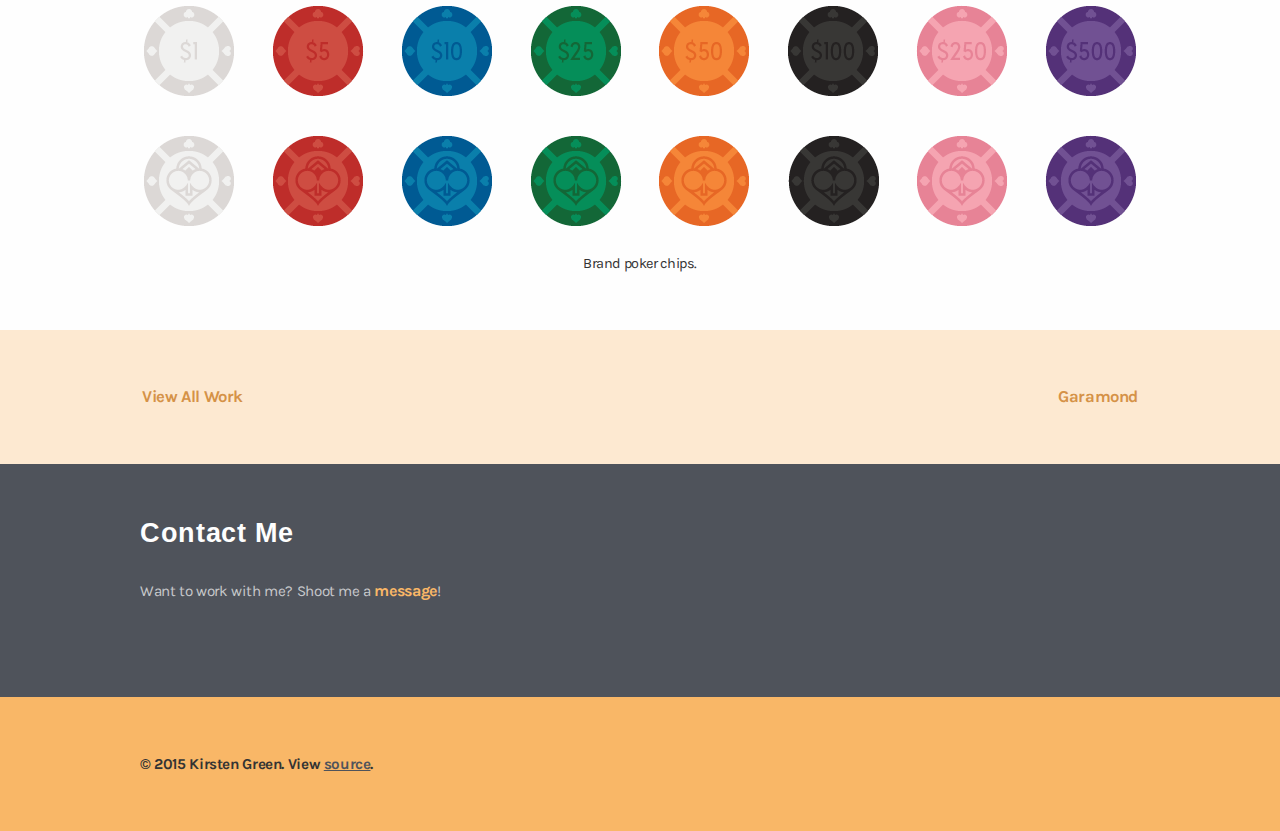
<file: work/flush.html>
<!Doctype html>
<html lang="en-us">    
    <head>
        <meta charset="UTF-8">
        <title>Kirsten Green Design</title>
        <meta name="author" content="Kirsten Green">
        <meta name="description" content="Hello! My name is Kirsten Green and I am Visual Designer based in Washington, DC.">
        <meta name="viewport" content="width=device-width, initial-scale=1, maximum-scale=1">
        <link rel="icon" type="image/png" href="../img/favicon.png">
        <link rel="stylesheet" href="../css/normalize.min.css">
        <link rel="stylesheet" href="../css/main.css">
        <link rel="stylesheet" href="http://code.ionicframework.com/ionicons/2.0.1/css/ionicons.min.css">
        <script>
            (function(i,s,o,g,r,a,m){i['GoogleAnalyticsObject']=r;i[r]=i[r]||function(){
                (i[r].q=i[r].q||[]).push(arguments)},i[r].l=1*new Date();a=s.createElement(o),
                m=s.getElementsByTagName(o)[0];a.async=1;a.src=g;m.parentNode.insertBefore(a,m)
            })(window,document,'script','//www.google-analytics.com/analytics.js','ga');
            
            ga('create', 'UA-61855509-1', 'auto');
            ga('send', 'pageview');
        </script>
    </head>
    <body>
        <header>
            <div class="header-container group">
                <div class="logo">
                    <a href="../index.html"><img src="../img/kg-logo.svg" alt="Logo"></a>
                </div>
                <div class="nav">
                    <ul>
                        <li><a href="../index.html">Work</a></li>
                        <li><a href="../about.html">About</a></li>
                        <li><a data-scroll-nav="2">Contact</a></li>
                    </ul>
                </div>
            </div>
        </header>
        <div id="content">
            <div class="blue-bg">
                <div class="container work-title">
                    <h2>Flush</h2>
                </div>
            </div>
            <div class="lightgold-bg">
                <div class="container work-info">
                    <div class="row group">
                        <div class="col-1">
                            <p><span class="bold-caps">2013</span> <br /><span class="italic">Branding, Print, Packaging</span></p>
                        </div>
                        <div class="col-2">
                            <p>Flush is a conceptual brand dedicated to the design of playing cards. During this brand exploration, I approached playing card design with a modern aesthetic and a focus on clean layout. This project includes full branding with collateral and products.</p>
                        </div>
                    </div>
                </div>
            </div>
            <div class="white-bg">
                <div class="container work">
                    <div class="row">
                        <img src="../img/flush/logo.jpg" class="img-gallery" alt="Flush logo">
                        <p class="caption">Flush logo.</p>
                    </div>
                    <div class="row">
                        <img src="../img/flush/brandguide.jpg" class="img-gallery" alt="Branding guide box">
                        <p class="caption">Flush brand guide box.</p>
                    </div>
                    <div class="row">
                        <img src="../img/flush/brandcards.jpg" class="img-gallery" alt="Brand guide">
                        <p class="caption">Flush brand guide cards.</p>
                    </div>
                    <div class="row">
                        <img src="../img/flush/collateral.jpg" class="img-gallery" alt="Collateral">
                        <p class="caption">Brand collateral.</p>
                    </div>
                    <div class="row">
                        <img src="../img/flush/poster.jpg" class="img-gallery" alt="Posters">
                        <p class="caption">Flush posters.</p>
                    </div>
                    <div class="row">
                        <img src="../img/flush/playingcards.jpg" class="img-gallery" alt="Playing cards">
                        <p class="caption">Brand playing cards.</p>
                    </div>
                    <div class="row">
                        <img src="../img/flush/pokerchips.png" class="img-gallery" alt="Poker chips">
                        <p class="caption">Brand poker chips.</p>
                    </div>
                </div>
            </div>
            <div class="lightgold-bg">
                <div class="container secondary-nav group">
                    <div class="snav-col-1">
                        <p><a href="../index.html"><i class="ion-android-arrow-dropleft ion-arrow-left"></i> View All Work</a></p>
                    </div>
                    <div class="snav-col-2">
                        <p><a href="../work/garamond.html">Garamond <i class="ion-android-arrow-dropright ion-arrow-right"></i></a></p>
                    </div>
                </div>
            </div>    
            <div class="blue-bg" data-scroll-index="2">
                <div class="container contact group">
                    <h1>Contact Me</h1>
                    <div class="col-1">
                        <p>Want to work with me? Shoot me a <span class="text-sized-link"><a href="mailto:hello@kirstengreen.com?Subject=Hello!">message</a></span>! </p>
                        <ul>
                            <li><a href="https://dribbble.com/kirstengreen_" target="_blank"><i class="ion-social-dribbble-outline ion-lg"></i></a></li>
                            <li><a href="http://www.linkedin.com/in/greenkirsten" target="_blank"><i class="ion-social-linkedin ion-lg"></i></a></li>
<!--                            <li><a href="http://kirstengreendesign.tumblr.com" target="_blank"><i class="ion-social-tumblr ion-lg"></i></a></li>-->
                            <li><a href="https://twitter.com/kirstengreen_" target="_blank"><i class="ion-social-twitter ion-lg"></i></a></li>
                            <li><a href="http://instagram.com/kirstengreen_/" target="_blank"><i class="ion-social-instagram-outline ion-lg"></i></a></li>
                        </ul>
                    </div>
                </div>
            </div>   
        </div>
        <footer>
            <div class="gold-bg">
                <div class="container footer group">
                    <p><span class="bold">&#169; 2015 Kirsten Green. View <a href="https://github.com/kirstengreen/portfolio-2015" target="_blank">source</a>.</span></p>
                </div>
            </div>    
        </footer>
    </body>
<!--scripts-->
    <script src="/js/jquery-1.10.2.min.js" type="text/javascript"></script>
    <script src="/js/scrollIt.min.js" type="text/javascript"></script>
    <script>    
        $(function(){
        $.scrollIt();
        });
    </script>
</html>
</file>
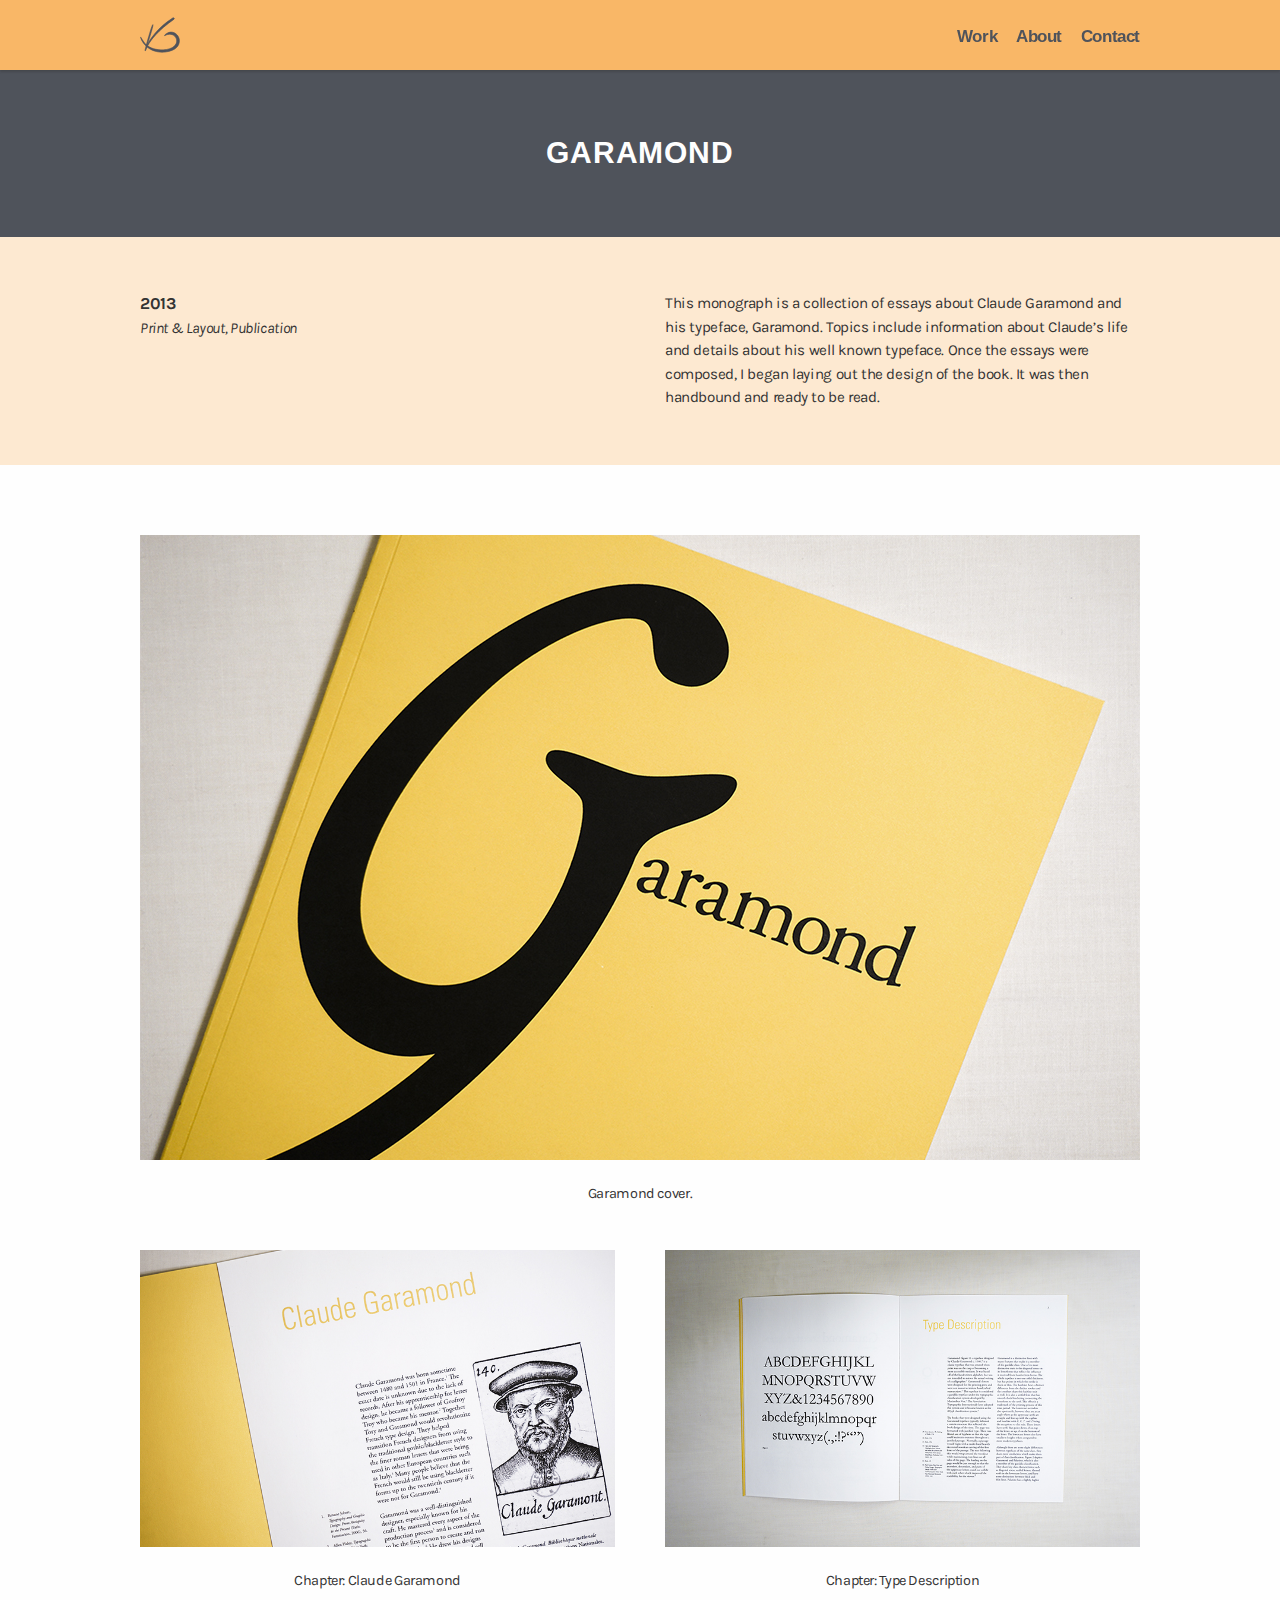
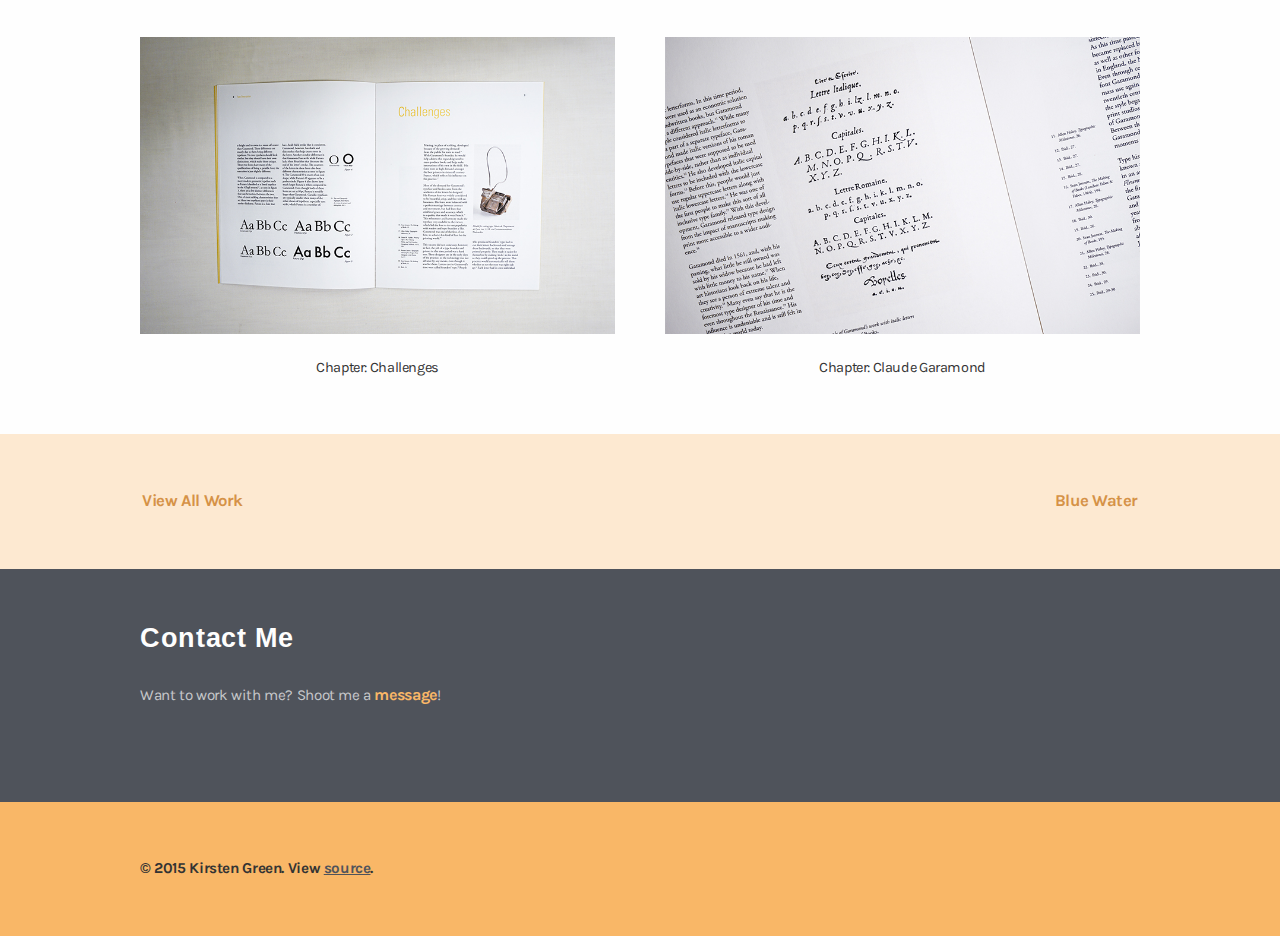
<file: work/garamond.html>
<!Doctype html>
<html lang="en-us">    
    <head>
        <meta charset="UTF-8">
        <title>Kirsten Green Design</title>
        <meta name="author" content="Kirsten Green">
        <meta name="description" content="Hello! My name is Kirsten Green and I am Visual Designer based in Washington, DC.">
        <meta name="viewport" content="width=device-width, initial-scale=1, maximum-scale=1">
        <link rel="icon" type="image/png" href="../img/favicon.png">
        <link rel="stylesheet" href="../css/normalize.min.css">
        <link rel="stylesheet" href="../css/main.css">
        <link rel="stylesheet" href="http://code.ionicframework.com/ionicons/2.0.1/css/ionicons.min.css">
        <script>
            (function(i,s,o,g,r,a,m){i['GoogleAnalyticsObject']=r;i[r]=i[r]||function(){
                (i[r].q=i[r].q||[]).push(arguments)},i[r].l=1*new Date();a=s.createElement(o),
                m=s.getElementsByTagName(o)[0];a.async=1;a.src=g;m.parentNode.insertBefore(a,m)
            })(window,document,'script','//www.google-analytics.com/analytics.js','ga');
            
            ga('create', 'UA-61855509-1', 'auto');
            ga('send', 'pageview');
        </script>
    </head>
    <body>
        <header>
            <div class="header-container group">
                <div class="logo">
                    <a href="../index.html"><img src="../img/kg-logo.svg" alt="Logo"></a>
                </div>
                <div class="nav">
                    <ul>
                        <li><a href="../index.html">Work</a></li>
                        <li><a href="../about.html">About</a></li>
                        <li><a data-scroll-nav="2">Contact</a></li>
                    </ul>
                </div>
            </div>
        </header>
        <div id="content">
            <div class="blue-bg">
                <div class="container work-title">
                    <h2>Garamond</h2>
                </div>
            </div>
            <div class="lightgold-bg">
                <div class="container work-info">
                    <div class="row group">
                        <div class="col-1">
                            <p><span class="bold-caps">2013</span> <br /><span class="italic">Print &amp; Layout, Publication</span></p>
                        </div>
                        <div class="col-2">
                            <p>This monograph is a collection of essays about Claude Garamond and his typeface, Garamond. Topics include information about Claude’s life and details about his well known typeface. Once the essays were composed, I began laying out the design of the book. It was then handbound and ready to be read.</p>
                        </div>
                    </div>
                </div>
            </div>
            <div class="white-bg">
                <div class="container work">
                    <div class="row">
                        <img src="../img/garamond/image-01.jpg" class="img-gallery" alt="Garamond cover">
                        <p class="caption">Garamond cover.</p>
                    </div>
                    <div class="row group">
                        <div class="col-1">
                            <img src="../img/garamond/image-02.jpg" class="img-gallery" alt="Claude Garamond">
                            <p class="caption">Chapter: Claude Garamond</p> 
                        </div>
                        <div class="col-2">
                            <img src="../img/garamond/image-03.jpg" class="img-gallery" alt="Type Description">
                            <p class="caption">Chapter: Type Description</p>
                        </div>
                    </div>
                    <div class="row group">
                        <div class="col-1">
                            <img src="../img/garamond/image-04.jpg" class="img-gallery" alt="Challenges">
                            <p class="caption">Chapter: Challenges</p> 
                        </div>
                        <div class="col-2">
                            <img src="../img/garamond/image-05.jpg" class="img-gallery" alt="Claude Garamond">
                            <p class="caption">Chapter: Claude Garamond</p>
                        </div>
                    </div>
                </div>
            </div>
            <div class="lightgold-bg">
                <div class="container secondary-nav group">
                    <div class="snav-col-1">
                        <p><a href="../index.html"><i class="ion-android-arrow-dropleft ion-arrow-left"></i> View All Work</a></p>
                    </div>
                    <div class="snav-col-2">
                        <p><a href="../work/blue-water.html">Blue Water <i class="ion-android-arrow-dropright ion-arrow-right"></i></a></p>
                    </div>
                </div>
            </div>    
            <div class="blue-bg" data-scroll-index="2">
                <div class="container contact group">
                    <h1>Contact Me</h1>
                    <div class="col-1">
                        <p>Want to work with me? Shoot me a <span class="text-sized-link"><a href="mailto:hello@kirstengreen.com?Subject=Hello!">message</a></span>! </p>
                        <ul>
                            <li><a href="https://dribbble.com/kirstengreen_" target="_blank"><i class="ion-social-dribbble-outline ion-lg"></i></a></li>
                            <li><a href="http://www.linkedin.com/in/greenkirsten" target="_blank"><i class="ion-social-linkedin ion-lg"></i></a></li>
<!--                            <li><a href="http://kirstengreendesign.tumblr.com" target="_blank"><i class="ion-social-tumblr ion-lg"></i></a></li>-->
                            <li><a href="https://twitter.com/kirstengreen_" target="_blank"><i class="ion-social-twitter ion-lg"></i></a></li>
                            <li><a href="http://instagram.com/kirstengreen_/" target="_blank"><i class="ion-social-instagram-outline ion-lg"></i></a></li>
                        </ul>
                    </div>
                </div>
            </div>    
        </div>
        <footer>
            <div class="gold-bg">
                <div class="container footer group">
                    <p><span class="bold">&#169; 2015 Kirsten Green. View <a href="https://github.com/kirstengreen/portfolio-2015" target="_blank">source</a>.</span></p>
                </div>
            </div>    
        </footer>
    </body>
<!--scripts-->
    <script src="/js/jquery-1.10.2.min.js" type="text/javascript"></script>
    <script src="/js/scrollIt.min.js" type="text/javascript"></script>
    <script>    
        $(function(){
        $.scrollIt();
        });
    </script>
</html>
</file>
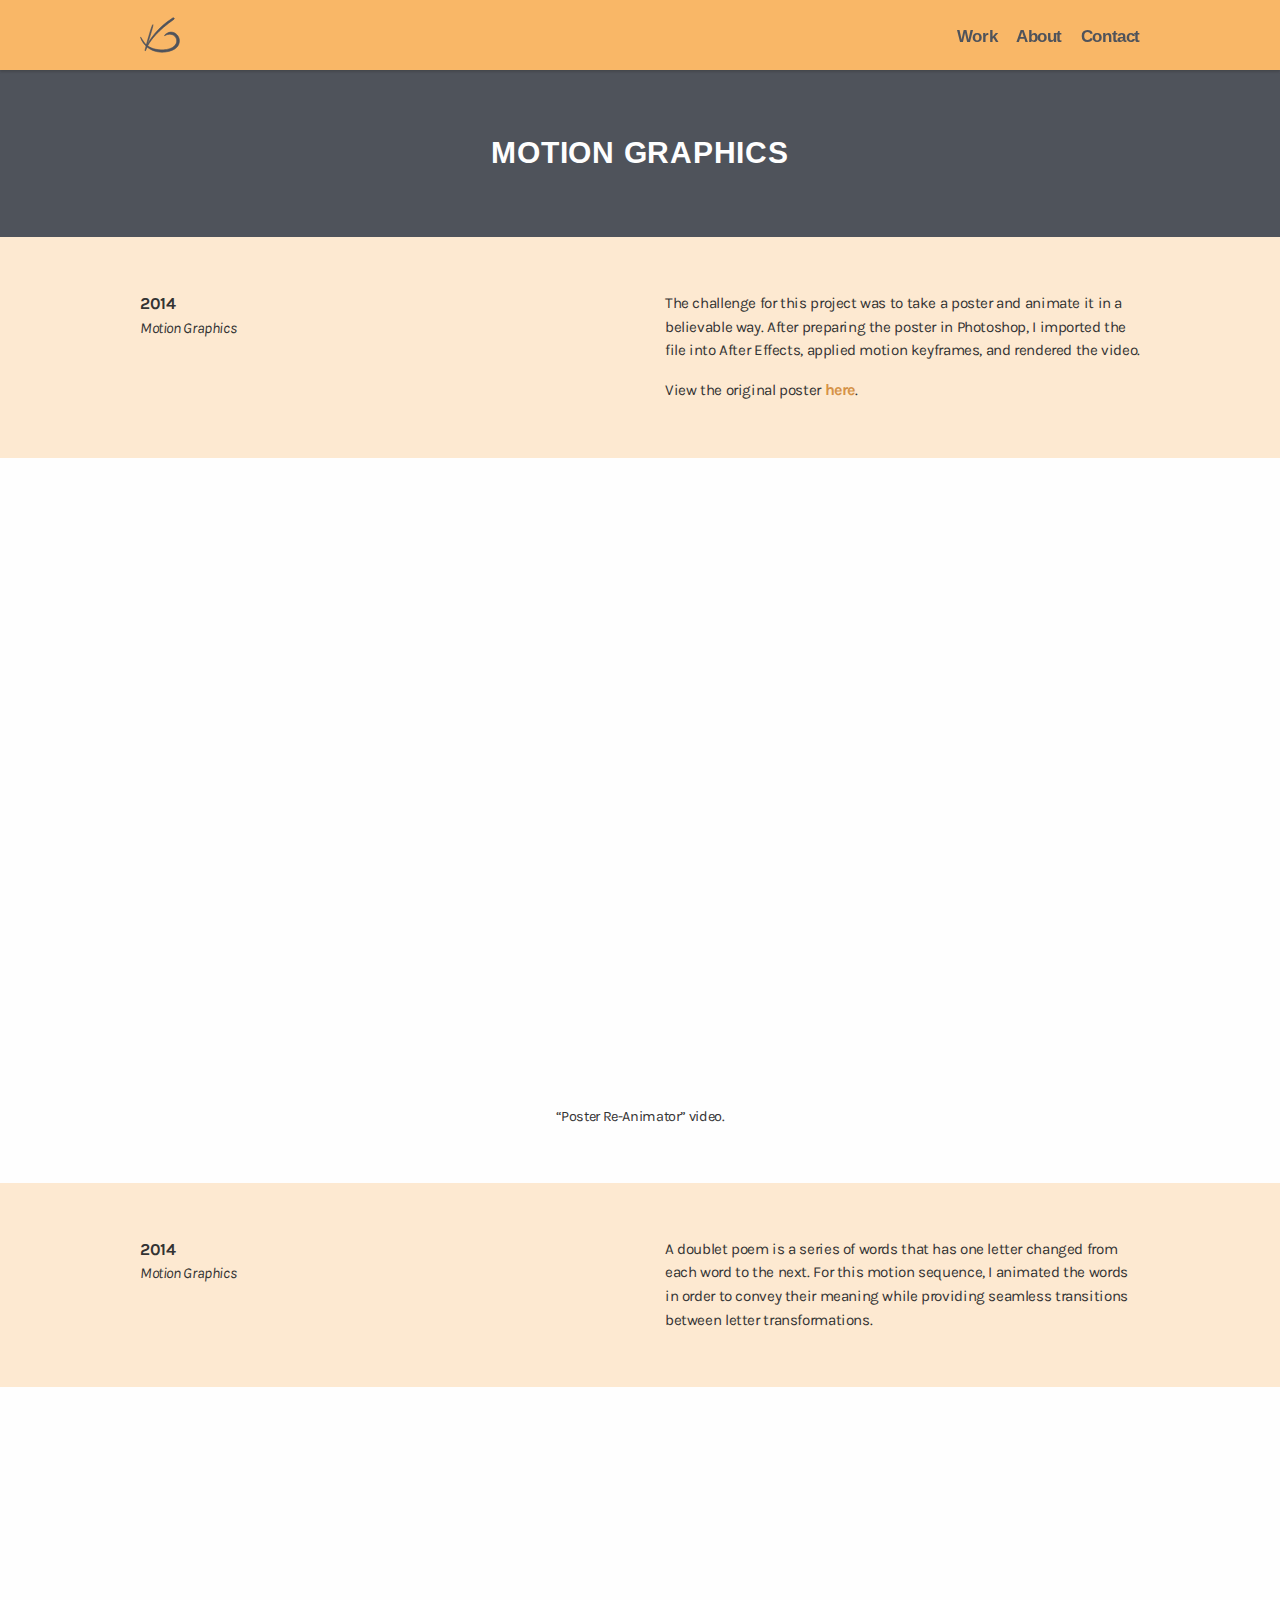
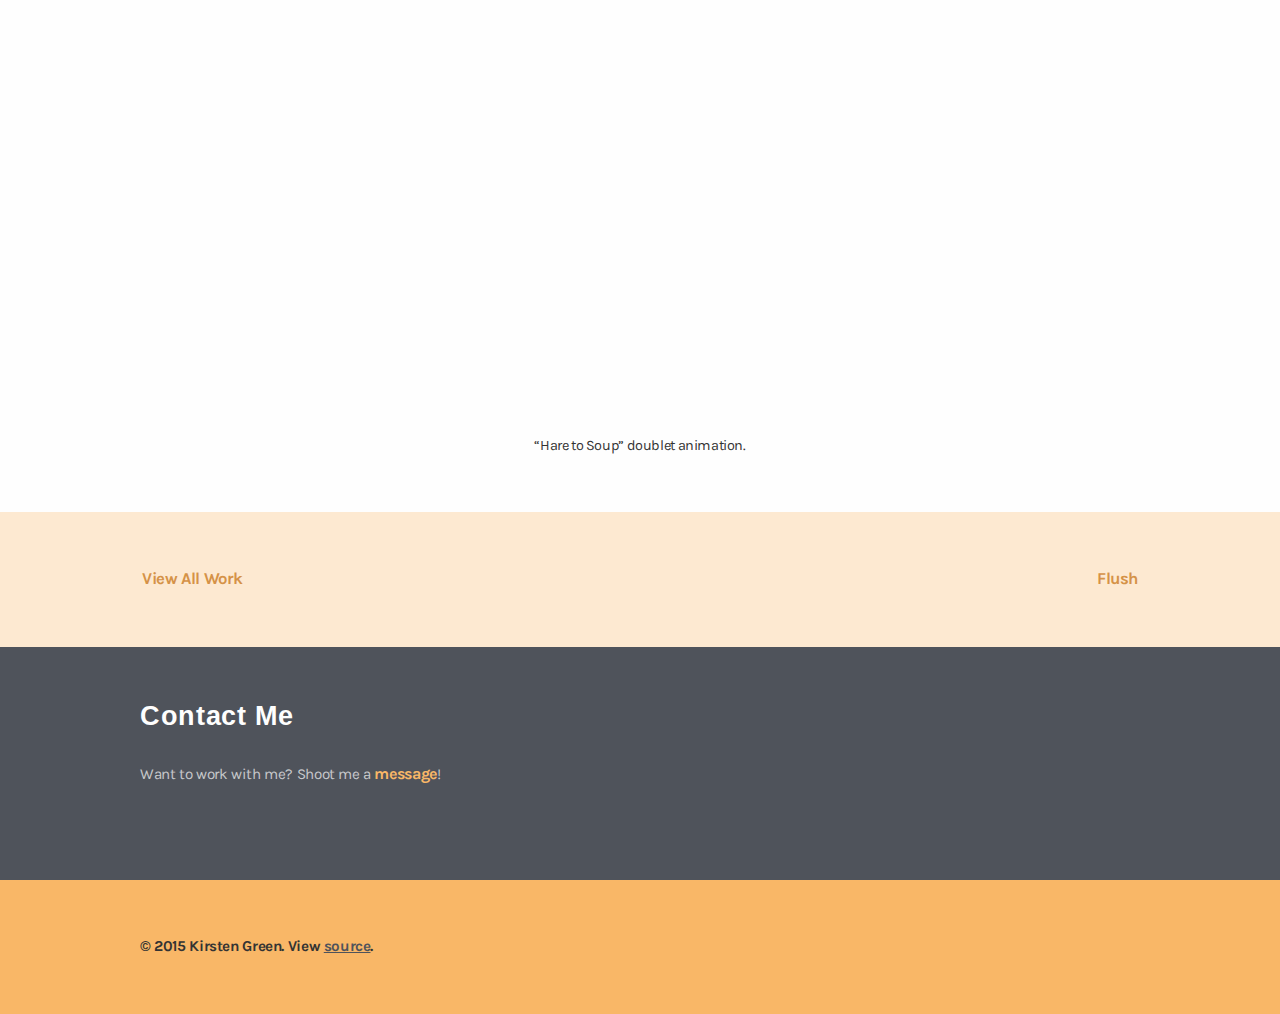
<file: work/motion-graphics.html>
<!Doctype html>
<html lang="en-us">    
    <head>
        <meta charset="UTF-8">
        <title>Kirsten Green Design</title>
        <meta name="author" content="Kirsten Green">
        <meta name="description" content="Hello! My name is Kirsten Green and I am Visual Designer based in Washington, DC.">
        <meta name="viewport" content="width=device-width, initial-scale=1, maximum-scale=1">
        <link rel="icon" type="image/png" href="../img/favicon.png">
        <link rel="stylesheet" href="../css/normalize.min.css">
        <link rel="stylesheet" href="../css/main.css">
        <link rel="stylesheet" href="http://code.ionicframework.com/ionicons/2.0.1/css/ionicons.min.css">
        <script>
            (function(i,s,o,g,r,a,m){i['GoogleAnalyticsObject']=r;i[r]=i[r]||function(){
                (i[r].q=i[r].q||[]).push(arguments)},i[r].l=1*new Date();a=s.createElement(o),
                m=s.getElementsByTagName(o)[0];a.async=1;a.src=g;m.parentNode.insertBefore(a,m)
            })(window,document,'script','//www.google-analytics.com/analytics.js','ga');
            
            ga('create', 'UA-61855509-1', 'auto');
            ga('send', 'pageview');
        </script>
    </head>
    <body>
        <header>
            <div class="header-container group">
                <div class="logo">
                    <a href="../index.html"><img src="../img/kg-logo.svg" alt="Logo"></a>
                </div>
                <div class="nav">
                    <ul>
                        <li><a href="../index.html">Work</a></li>
                        <li><a href="../about.html">About</a></li>
                        <li><a data-scroll-nav="2">Contact</a></li>
                    </ul>
                </div>
            </div>
        </header>
        <div id="content">
            <div class="blue-bg">
                <div class="container work-title">
                    <h2>Motion Graphics</h2>
                </div>
            </div>
            <div class="lightgold-bg">
                <div class="container work-info">
                    <div class="row group">
                        <div class="col-1">
                            <p><span class="bold-caps">2014</span> <br /><span class="italic">Motion Graphics</span></p>
                        </div>
                        <div class="col-2">
                            <p>The challenge for this project was to take a poster and animate it in a believable way. After preparing the poster  in Photoshop, I imported the file into After Effects, applied motion keyframes, and rendered the video.</p>
                            <p>View the original poster <span class="text-sized-link"><a href="http://www.loc.gov/pictures/collection/wpapos/item/98517122/" target="_blank">here</a></span>.</p>
                        </div>
                    </div>
                </div>
            </div>
            <div class="white-bg">
                <div class="container work">
                    <div class="video-row">
                        <div class="video">
                            <iframe src="https://player.vimeo.com/video/87420020" width="1000" height="563" frameborder="0" webkitallowfullscreen mozallowfullscreen allowfullscreen></iframe>
                        </div>
                        <p class="caption">“Poster Re-Animator” video.</p>
                    </div>
                </div>
            </div>
            <div class="lightgold-bg">
                <div class="container work-info">
                    <div class="row group">
                        <div class="col-1">
                            <p><span class="bold-caps">2014</span> <br /><span class="italic">Motion Graphics</span></p>
                        </div>
                        <div class="col-2">
                            <p>A doublet poem is a series of words that has one letter changed from each word to the next. For this motion sequence, I animated the words in order to convey their meaning while providing seamless transitions between letter transformations.</p>
                        </div>
                    </div>
                </div>
            </div>
            <div class="white-bg">
                <div class="container work">
                    <div class="video-row">
                        <div class="video">
                            <iframe src="https://player.vimeo.com/video/91534328" frameborder="0" webkitallowfullscreen mozallowfullscreen allowfullscreen></iframe>
                        </div>
                        <p class="caption">“Hare to Soup” doublet animation.</p>
                    </div>
                </div>
            </div>
            <div class="lightgold-bg">
                <div class="container secondary-nav group">
                    <div class="snav-col-1">
                        <p><a href="../index.html"><i class="ion-android-arrow-dropleft ion-arrow-left"></i> View All Work</a></p>
                    </div>
                    <div class="snav-col-2">
                        <p><a href="../work/flush.html">Flush <i class="ion-android-arrow-dropright ion-arrow-right"></i></a></p>
                    </div>
                </div>
            </div>    
            <div class="blue-bg" data-scroll-index="2">
                <div class="container contact group">
                    <h1>Contact Me</h1>
                    <div class="col-1">
                        <p>Want to work with me? Shoot me a <span class="text-sized-link"><a href="mailto:hello@kirstengreen.com?Subject=Hello!">message</a></span>! </p>
                        <ul>
                            <li><a href="https://dribbble.com/kirstengreen_" target="_blank"><i class="ion-social-dribbble-outline ion-lg"></i></a></li>
                            <li><a href="http://www.linkedin.com/in/greenkirsten" target="_blank"><i class="ion-social-linkedin ion-lg"></i></a></li>
<!--                            <li><a href="http://kirstengreendesign.tumblr.com" target="_blank"><i class="ion-social-tumblr ion-lg"></i></a></li>-->
                            <li><a href="https://twitter.com/kirstengreen_" target="_blank"><i class="ion-social-twitter ion-lg"></i></a></li>
                            <li><a href="http://instagram.com/kirstengreen_/" target="_blank"><i class="ion-social-instagram-outline ion-lg"></i></a></li>
                        </ul>
                    </div>
                </div>
            </div>    
        </div>
        <footer>
            <div class="gold-bg">
                <div class="container footer group">
                    <p><span class="bold">&#169; 2015 Kirsten Green. View <a href="https://github.com/kirstengreen/portfolio-2015" target="_blank">source</a>.</span></p>
                </div>
            </div>    
        </footer>
    </body>
<!--scripts-->
    <script src="/js/jquery-1.10.2.min.js" type="text/javascript"></script>
    <script src="/js/scrollIt.min.js" type="text/javascript"></script>
    <script>    
        $(function(){
        $.scrollIt();
        });
    </script>
</html>
</file>
<file: css/main.css>
@import url(http://fonts.googleapis.com/css?family=Arimo:700);
@import url(http://fonts.googleapis.com/css?family=Karla:400,400italic,700);


/* -------------------- UNIVERSAL STYLES */


body {
    background: rgb(249, 183, 103);
    font-family: 'Karla', sans-serif;
    color: #333;
    font-size: .95em;
    line-height: 1.55em;
    letter-spacing: -0.025em;
}

.container {
    margin: 0 auto;
    padding-top: 40px;
    padding-bottom: 40px;
    width: 85%;
    max-width: 1000px;
}

.hide {
    display: none;
}

.show {
    display: inherit;
    text-align: center;
}


/* -------------------- CONTAINER BACKGROUND BASE COLORS */


.lightgold-bg {
    background: rgb(253, 233, 209);
} 
.gold-bg {
    background: rgb(249, 183, 103);
}
.blue-bg {
    background: rgb(79, 83, 91);
}
.white-bg {
    background: rgb(254, 254, 254);
}


/* -------------------- TEXT STYLES */


h1 {
    font-family: 'Arimo', sans-serif;
    font-size: 1.75em;
    letter-spacing: .025em;
}

.about h1, .secondary-nav h1 {
    color: rgb(79, 83, 91);
}

.contact h1 {
    color: rgb(254, 254, 254);
}

h2 {
    font-family: 'Arimo', sans-serif;
    font-size: 1.5em;
    line-height: 1.5em;
    letter-spacing: .025em;
}

.intro h2 {
    color: rgb(254, 254, 254);
    font-size: 1.2em;
}

.work-title h2 {
    color: rgb(254, 254, 254);
    text-transform: uppercase;
    font-size: 2em;
    line-height: 1.2em;
}

.bold {
    font-weight: 700;
}

.bold-caps {
    font-size: 1.1em;
    font-weight: 700;
    text-transform: uppercase;
}

.title {
    font-weight: 700;
    text-transform: uppercase;
    font-size: 1.1em;
    color: rgb(213, 146, 71);   
}

.contact p {
    color: rgba(254, 254, 254, .7);
}

.italic {
    font-style: italic;
}

.ion-lg {
    font-size: 1.5em;
}

.ion-arrow-left, .ion-arrow-right {
    font-size: 1.3em;
    vertical-align: -2px; 
}

.ion-arrow-left {
    padding-right: 2px;
}

.ion-arrow-right {
    padding-left: 2px;
}

.ion-bold {
    font-weight: 700;
}


/*MAIN LINK STYLES*/


a {
    color: rgb(213, 146, 71);
    text-decoration: none;
    font-size: 1.1em;
    font-weight: 700;
    padding-top: 10px;
    padding-bottom: 10px;
    cursor: pointer;
    transition: 0.5s;
    -webkit-transition: 0.5s;
    -moz-transition: 0.5s;
    -o-transition: 0.5s;
}

a:visited {
    color: rgb(213, 146, 71);
}

a:hover {
    color: rgb(79, 83, 91);
    transition: 0.5s;
    -webkit-transition: 0.5s;
    -moz-transition: 0.5s;
    -o-transition: 0.5s;
} 

a:active {
    color: rgb(213, 146, 71);
}


/* HEADER AND FOOTER LINKS*/


.nav li a, .footer a {
    color: rgb(79, 83, 91);
    font-size: 1em;
}

.nav li a:visited, .footer a:visted {
    color: rgb(79, 83, 91);
}

.nav li a:hover, .footer a:hover {
    color: rgba(254, 254, 254, .9);
}

.nav li a:active, .footer a:active {
    color: rgb(79, 83, 91);
}

.footer a {
    text-decoration: underline;
}

/* BLUE BACKGROUND LINKS*/


.contact a {
    color: rgb(249, 183, 103);
}

.contact a:visited {
    color: rgb(249, 183, 103);
}

.contact a:hover, .contact li a:hover {
    color: rgba(254, 254, 254, 0.8);
}

.contact a:active {
    color: rgb(249, 183, 103);
}


/* OTHER LINK STYLES */


.work a:hover {
    opacity: 0.75;
}

.text-sized-link a {
    font-size: 1rem;
}

.video-link a {
    padding-top: 5px;
    padding-bottom: 5px;
}


/* COPY STYLES */


.caption {
    font-size: .95em;
    text-align: center;
}


/* -------------------- HEADER STYLES */


header {
    background: rgb(249, 183, 103);
    box-shadow: 0 2px 2px rgba(51, 51, 51, 0.35);
    position: fixed;
    display: block;
    z-index: 1;
    height: 70px;
    width: 100%;
}

.header-container {
    margin: 0 auto;
    width: 85%;
    max-width: 1000px;
}

.logo {
    float: left;
    margin-top: 15px;
}

.logo img {
    width: 100%; 
}

.nav {
    float: right;
    margin-top: 10px;
}

.nav li {
    display: inline;
    padding-left: 15px;
    font-family: 'Arimo', sans-serif;
    font-size: 1.15em;
}

.nav li:first-child {
    padding-left: 0px;
}

/* -------------------- HOMEPAGE CONTENT STYLES */


.intro, .work-title {
    padding-top: 110px;
}

.top-padding {
    padding-top: 30px;
}

.cover {
    width: 100%;
}

.video-row {
    padding-top: 30px;
}

.video {
	position: relative;
	padding-bottom: 56.25%;
}

.video iframe {
	position: absolute;
	width: 100%;
	height: 100%;
}

.about ul, .contact ul {
    list-style-position: outside;
    padding: 0px;
}

.about li, .contact li {
    display: inline-block;
    margin-right: 10px;
}


/* -------------------- WORK CONTENT STYLES */


.img-gallery {
    width: 100%;
    padding-top: 30px;
}

.snav-col-1 {
    display: none;
    }

.snav-col-2, .social-col {
    text-align: center;
}



/* -------------------- RESUME CONTENT STYLES */


.padded-row {
    padding-bottom: 40px;
}


/* -------------------- CLEARFIX */


.group:after {
    content: "";
    display: table;
    clear: both;
}


/* -------------------- MEDIA QUERIES */


/* Larger than mobile */
@media (min-width: 320px) { }


/* Larger than phablet */
@media (min-width: 640px) { 

    /* DISPLAY STYLES*/
    .show {
        display: none;
    }
    
    .hide {
        display: inherit;
    }
    
    /* STYLES */
    
    .intro h2 {
    font-size: 1.4em;
    }
    
    /* SECONDARY NAV COLUMNS */   
    .snav-col-1 {
        display: inherit;
        float:left;
        width: 47.5%;
    }

    .snav-col-2 {
        float: right;
        width: 47.5%;
        text-align: right;
    }
}


/* Larger than tablet */
@media (min-width: 768px) {
    
    /* SECONDARY NAV COLUMNS */   
    .snav-col-1, .contact-col-1 {
        float:left;
        width: 47.5%;
    }

    .snav-col-2, .contact-col-2 {
        float: right;
        width: 47.5%;
    }
    
}


/* Larger than desktop */
@media (min-width: 960px) {
    
    /* COLUMNS */
        /* COLUMNS */   
    .col-1 {
        float:left;
        width: 47.5%;
    }

    .col-2 {
        float: right;
        width: 47.5%;
    }

    
    /* STYLES */
    .intro, .work-title {
        text-align: center;
    }
    
}


/* Larger than Desktop HD */
@media (min-width: 1200px) {
 
    
}
</file>
